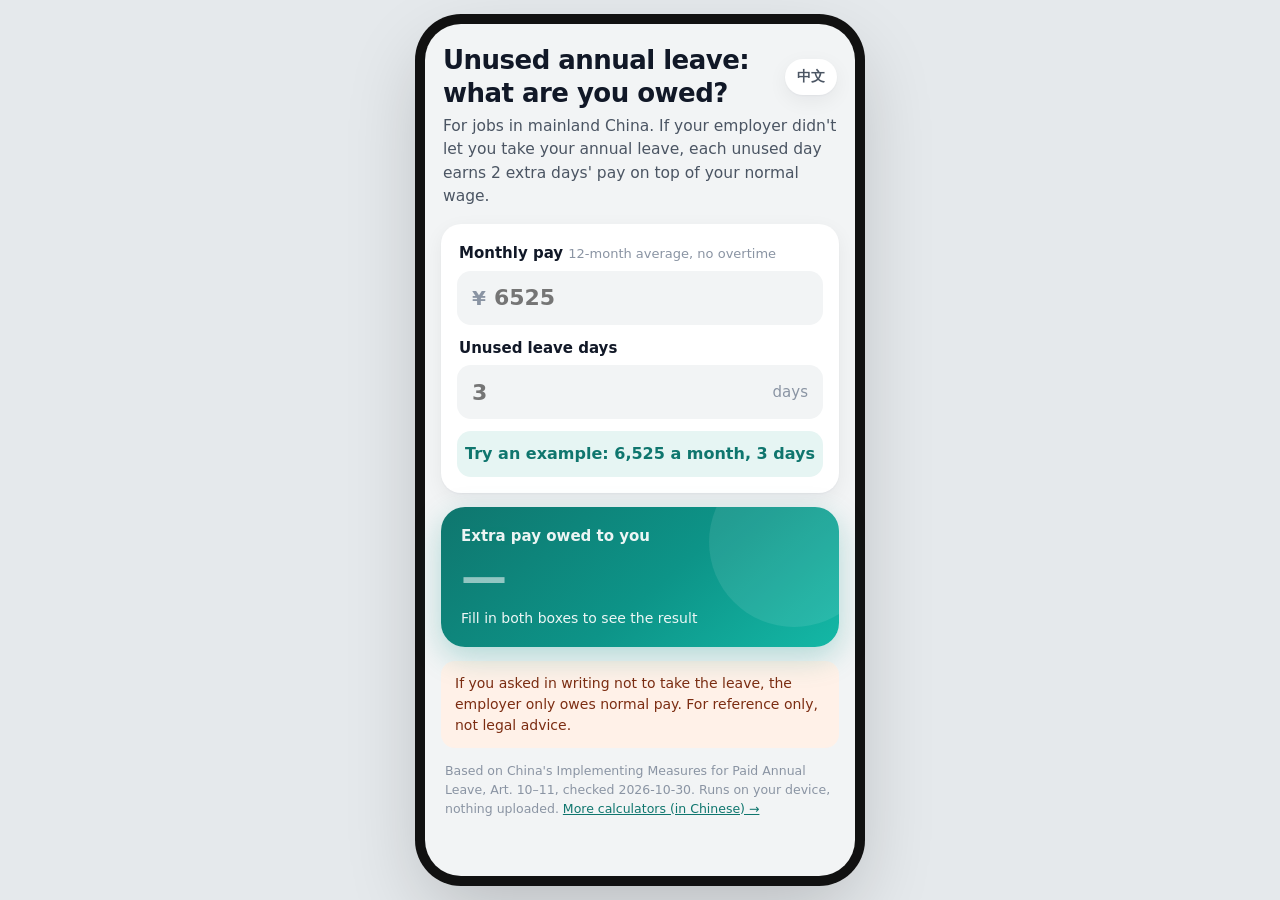
<file: tools/labor-calculator/index.html>
<!DOCTYPE html>
<html lang="zh-CN">
<head>
<meta charset="UTF-8">
<meta name="viewport" content="width=device-width, initial-scale=1, viewport-fit=cover">
<title>没休的年假能补多少钱 · 年假工资计算器</title>
<meta name="description" content="单位没安排你休年假，每没休 1 天，除了正常工资还要再多给 2 天工资。填月工资和天数，马上算出来。仅供参考，不构成法律意见。">
<meta name="theme-color" content="#F2F4F5">
<link rel="stylesheet" href="style.css">
</head>
<body>
<main class="shell">
  <div class="top"><h1 data-t="h1"></h1><button class="lang" id="lang" type="button"></button></div>
  <p class="lead" data-t="lead"></p>
  <div class="card">
    <label class="fl" for="wage"><span data-t="wageL"></span> <small data-t="wageS"></small></label>
    <div class="money"><span data-t="cur"></span><input id="wage" type="number" inputmode="decimal" min="0" placeholder="6525"></div>
    <label class="fl" for="days" data-t="daysL"></label>
    <div class="money"><input id="days" type="number" inputmode="decimal" min="0" step="0.5" placeholder="3" style="padding-left:0"><em data-t="dayU"></em></div>
    <div class="err" id="err"></div>
    <button class="ex" id="ex" type="button" data-t="ex"></button>
  </div>
  <section class="hero idle" id="hero" aria-live="polite">
    <div class="lbl" data-t="resL"></div>
    <div class="big" id="big">—</div>
    <div class="small" id="how" data-t="resIdle"></div>
  </section>
  <div class="note" data-t="note"></div>
  <p class="foot"><span data-t="foot"></span> <a href="full.html" data-t="more"></a></p>
</main>
<script src="core.js"></script>
<script>
(function(){
var T={zh:{h1:'没休的年假，能补多少钱？',lang:'English',lead:'单位没安排你休年假（或安排少了），每没休 1 天，除了正常工资，还要再多给你 2 天的工资。填两个数就能算。',
 wageL:'月工资',wageS:'过去 12 个月平均，不算加班费',cur:'¥',daysL:'没休的年假天数',dayU:'天',ex:'填入示例：月薪 6525，没休 3 天',
 resL:'单位还应额外补你',resIdle:'填好上面两项，结果显示在这里',
 how:function(r){return '日工资 '+f(r.daily)+'（月工资 ÷ 21.75）× 2 倍 × 天数'},unit:'元',
 note:'你自己书面申请不休的，单位可以只付正常工资。仅供参考，不构成法律意见；拿不准可以打 12333 问。',
 foot:'依据《企业职工带薪年休假实施办法》第十、十一条，核对于 2026-10-30。计算只在你手机上进行，不上传。',more:'更多：入职离职当年年假、离职补偿 →',
 eW:'请填月工资',eD:'请填没休的天数'},
 en:{h1:'Unused annual leave: what are you owed?',lang:'中文',lead:'For jobs in mainland China. If your employer didn\'t let you take your annual leave, each unused day earns 2 extra days\' pay on top of your normal wage.',
 wageL:'Monthly pay',wageS:'12-month average, no overtime',cur:'¥',daysL:'Unused leave days',dayU:'days',ex:'Try an example: 6,525 a month, 3 days',
 resL:'Extra pay owed to you',resIdle:'Fill in both boxes to see the result',
 how:function(r){return 'Daily pay '+f(r.daily)+' (monthly ÷ 21.75) × 2 × days'},unit:'yuan',
 note:'If you asked in writing not to take the leave, the employer only owes normal pay. For reference only, not legal advice.',
 foot:'Based on China\'s Implementing Measures for Paid Annual Leave, Art. 10–11, checked 2026-10-30. Runs on your device, nothing uploaded.',more:'More calculators (in Chinese) →',
 eW:'Enter your monthly pay',eD:'Enter the unused days'}};
var q=new URLSearchParams(location.search).get('lang'),L=q||localStorage.getItem('dlh-lang')||((navigator.language||'').toLowerCase().indexOf('zh')===0?'zh':'en');if(!T[L])L='zh';
function f(x){return Number(x).toLocaleString(L==='zh'?'zh-CN':'en-US',{minimumFractionDigits:0,maximumFractionDigits:2})}
var $=function(i){return document.getElementById(i)};
function paint(){var t=T[L];document.documentElement.lang=L==='zh'?'zh-CN':'en';document.title=t.h1;
 document.querySelectorAll('[data-t]').forEach(function(e){var k=e.getAttribute('data-t');if(typeof t[k]==='string')e.textContent=t[k]});$('lang').textContent=t.lang;calc()}
function calc(){var t=T[L],w=parseFloat($('wage').value),d=parseFloat($('days').value);$('err').textContent='';
 if(!(w>0)||!(d>0)){$('hero').classList.add('idle');$('big').textContent='—';$('how').textContent=t.resIdle;
  if($('wage').value&&!(w>0))$('err').textContent=t.eW;else if($('days').value&&!(d>0))$('err').textContent=t.eD;return}
 var r=LaborCore.leavePay(w,d);$('hero').classList.remove('idle');$('big').textContent=(L==='zh'?'¥':'¥')+f(r.extra);$('how').textContent=t.how(r)}
$('wage').addEventListener('input',calc);$('days').addEventListener('input',calc);
$('ex').addEventListener('click',function(){$('wage').value=6525;$('days').value=3;calc()});
$('lang').addEventListener('click',function(){L=L==='zh'?'en':'zh';localStorage.setItem('dlh-lang',L);paint()});
paint();
})();
</script>
</body>
</html>
</file>
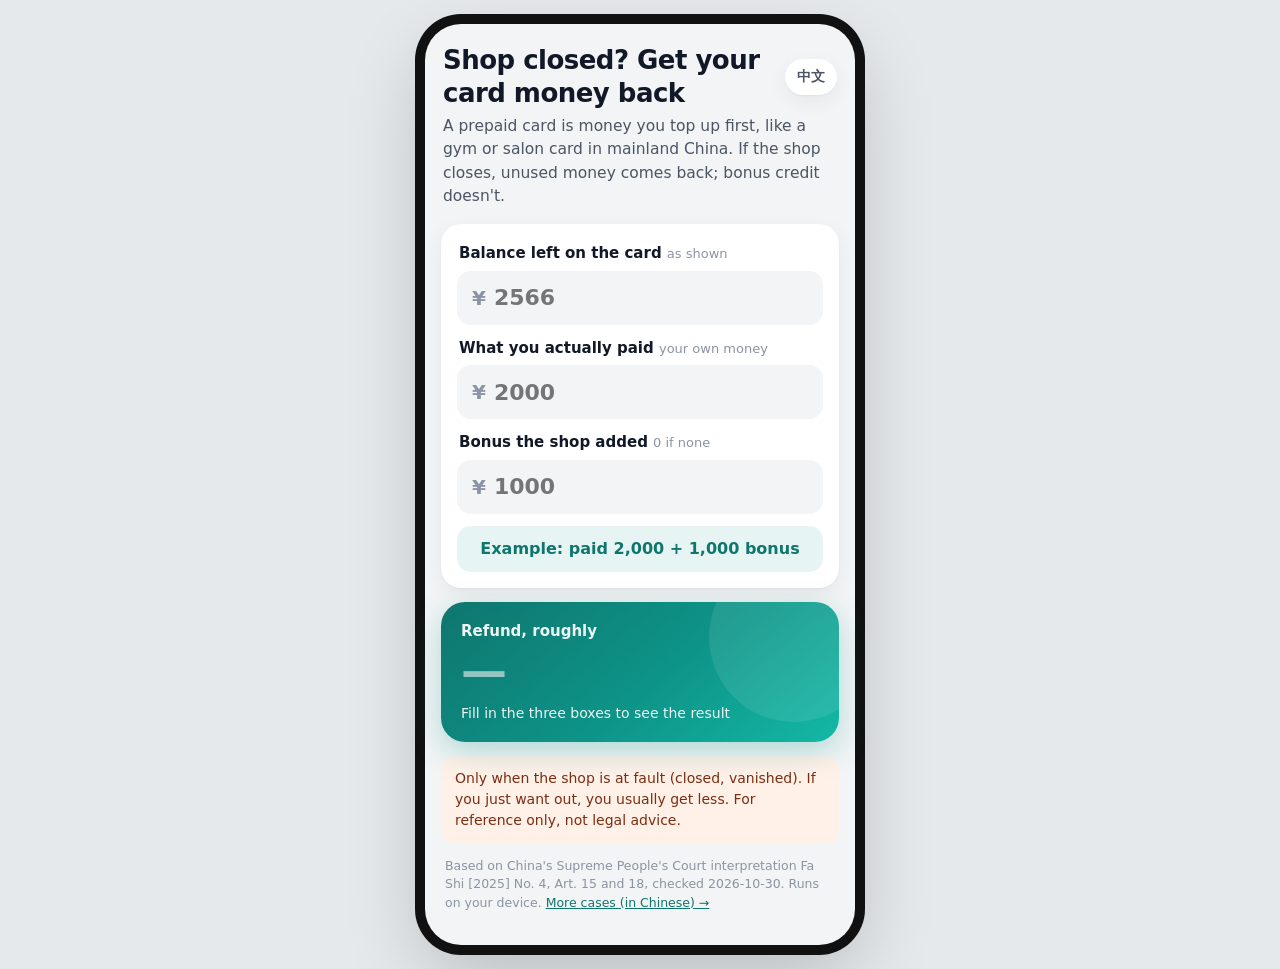
<file: tools/prepaid-refund/index.html>
<!DOCTYPE html>
<html lang="zh-CN">
<head>
<meta charset="UTF-8">
<meta name="viewport" content="width=device-width, initial-scale=1, viewport-fit=cover">
<title>店关门了，卡里的钱能退多少 · 预付卡退款计算器</title>
<meta name="description" content="健身房、理发店、洗车店的充值卡，店关门了能退多少？填卡里余额、实际付了多少、送了多少，马上算出来。仅供参考，不构成法律意见。">
<meta name="theme-color" content="#F2F4F5">
<link rel="stylesheet" href="style.css">
</head>
<body>
<main class="shell">
  <div class="top"><h1 data-t="h1"></h1><button class="lang" id="lang" type="button"></button></div>
  <p class="lead" data-t="lead"></p>
  <div class="card">
    <label class="fl" for="bal"><span data-t="balL"></span> <small data-t="balS"></small></label>
    <div class="money"><span>¥</span><input id="bal" type="number" inputmode="decimal" min="0" placeholder="2566"></div>
    <label class="fl" for="paid"><span data-t="paidL"></span> <small data-t="paidS"></small></label>
    <div class="money"><span>¥</span><input id="paid" type="number" inputmode="decimal" min="0" placeholder="2000"></div>
    <label class="fl" for="gift"><span data-t="giftL"></span> <small data-t="giftS"></small></label>
    <div class="money"><span>¥</span><input id="gift" type="number" inputmode="decimal" min="0" placeholder="1000"></div>
    <div class="err" id="err"></div>
    <button class="ex" id="ex" type="button" data-t="ex"></button>
  </div>
  <section class="hero idle" id="hero" aria-live="polite">
    <div class="lbl" data-t="resL"></div>
    <div class="big" id="big">—</div>
    <div class="small" id="how"></div>
  </section>
  <div class="note" data-t="note"></div>
  <p class="foot"><span data-t="foot"></span> <a href="full.html" data-t="more"></a></p>
</main>
<script src="core.js"></script>
<script>
(function(){
var T={zh:{h1:'店关门了，卡里的钱能退多少？',lang:'English',lead:'预付卡就是先充钱、以后慢慢用的卡，比如健身房、理发店、洗车店的充值卡。店关门或跑路了，没用完的钱可以要回来，但店里送的钱不退。',
 balL:'卡里还剩多少',balS:'卡上显示的余额',paidL:'当初实际付了多少',paidS:'自己掏的钱',giftL:'店里送了多少',giftS:'没送就填 0',ex:'填入示例：充 2000 送 1000，还剩 2566',
 resL:'大约能退回',resIdle:'填好上面三项，结果显示在这里',
 how:function(b,p,g,r){return g>0?'送的钱按比例扣掉：'+f(b)+' × '+f(p)+' ÷ '+f(p+g):'没有赠送，余额就是能退的钱'},
 note:'只适用于店关门、跑路这类店家的原因。如果是你自己不想用了，通常退得更少。仅供参考，不构成法律意见；店家不退可以打 12315 投诉。',
 foot:'依据最高人民法院法释〔2025〕4号第十五、十八条，核对于 2026-10-30。计算只在你手机上进行，不上传。',more:'更多：打折卡、次卡、年卡、7 天反悔 →',
 eP:'请填实际付了多少',eO:'余额不能比“实付 + 赠送”还多'},
 en:{h1:'Shop closed? Get your card money back',lang:'中文',lead:'A prepaid card is money you top up first, like a gym or salon card in mainland China. If the shop closes, unused money comes back; bonus credit doesn\'t.',
 balL:'Balance left on the card',balS:'as shown',paidL:'What you actually paid',paidS:'your own money',giftL:'Bonus the shop added',giftS:'0 if none',ex:'Example: paid 2,000 + 1,000 bonus',
 resL:'Refund, roughly',resIdle:'Fill in the three boxes to see the result',
 how:function(b,p,g,r){return g>0?'Bonus taken out: '+f(b)+' × '+f(p)+' ÷ '+f(p+g):'No bonus, so the balance is the refund'},
 note:'Only when the shop is at fault (closed, vanished). If you just want out, you usually get less. For reference only, not legal advice.',
 foot:'Based on China\'s Supreme People\'s Court interpretation Fa Shi [2025] No. 4, Art. 15 and 18, checked 2026-10-30. Runs on your device.',more:'More cases (in Chinese) →',
 eP:'Enter what you paid',eO:'The balance can\'t be more than paid + bonus'}};
T.zh.resIdleK=T.zh.resIdle;
var q=new URLSearchParams(location.search).get('lang'),L=q||localStorage.getItem('dlh-lang')||((navigator.language||'').toLowerCase().indexOf('zh')===0?'zh':'en');if(!T[L])L='zh';
function f(x){return Number(x).toLocaleString(L==='zh'?'zh-CN':'en-US',{minimumFractionDigits:0,maximumFractionDigits:2})}
var $=function(i){return document.getElementById(i)};
function paint(){var t=T[L];document.documentElement.lang=L==='zh'?'zh-CN':'en';document.title=t.h1;
 document.querySelectorAll('[data-t]').forEach(function(e){var k=e.getAttribute('data-t');if(typeof t[k]==='string')e.textContent=t[k]});$('lang').textContent=t.lang;calc()}
function idle(msg){$('hero').classList.add('idle');$('big').textContent='—';$('how').textContent=T[L].resIdle;$('err').textContent=msg||''}
function calc(){var t=T[L],bs=$('bal').value,ps=$('paid').value,b=parseFloat(bs),p=parseFloat(ps),g=parseFloat($('gift').value)||0;
 if(bs===''||ps===''){return idle(ps!==''&&!(p>0)?t.eP:'')}
 if(!(p>0))return idle(t.eP);if(b<0||g<0)return idle('');if(b>p+g+1e-9)return idle(t.eO);
 var r=PrepaidCore.refund(b,p,g);$('err').textContent='';$('hero').classList.remove('idle');$('big').textContent='¥'+f(r.refund);$('how').textContent=t.how(b,p,g,r)}
['bal','paid','gift'].forEach(function(i){$(i).addEventListener('input',calc)});
$('ex').addEventListener('click',function(){$('bal').value=2566;$('paid').value=2000;$('gift').value=1000;calc()});
$('lang').addEventListener('click',function(){L=L==='zh'?'en':'zh';localStorage.setItem('dlh-lang',L);paint()});
paint();
})();
</script>
</body>
</html>
</file>
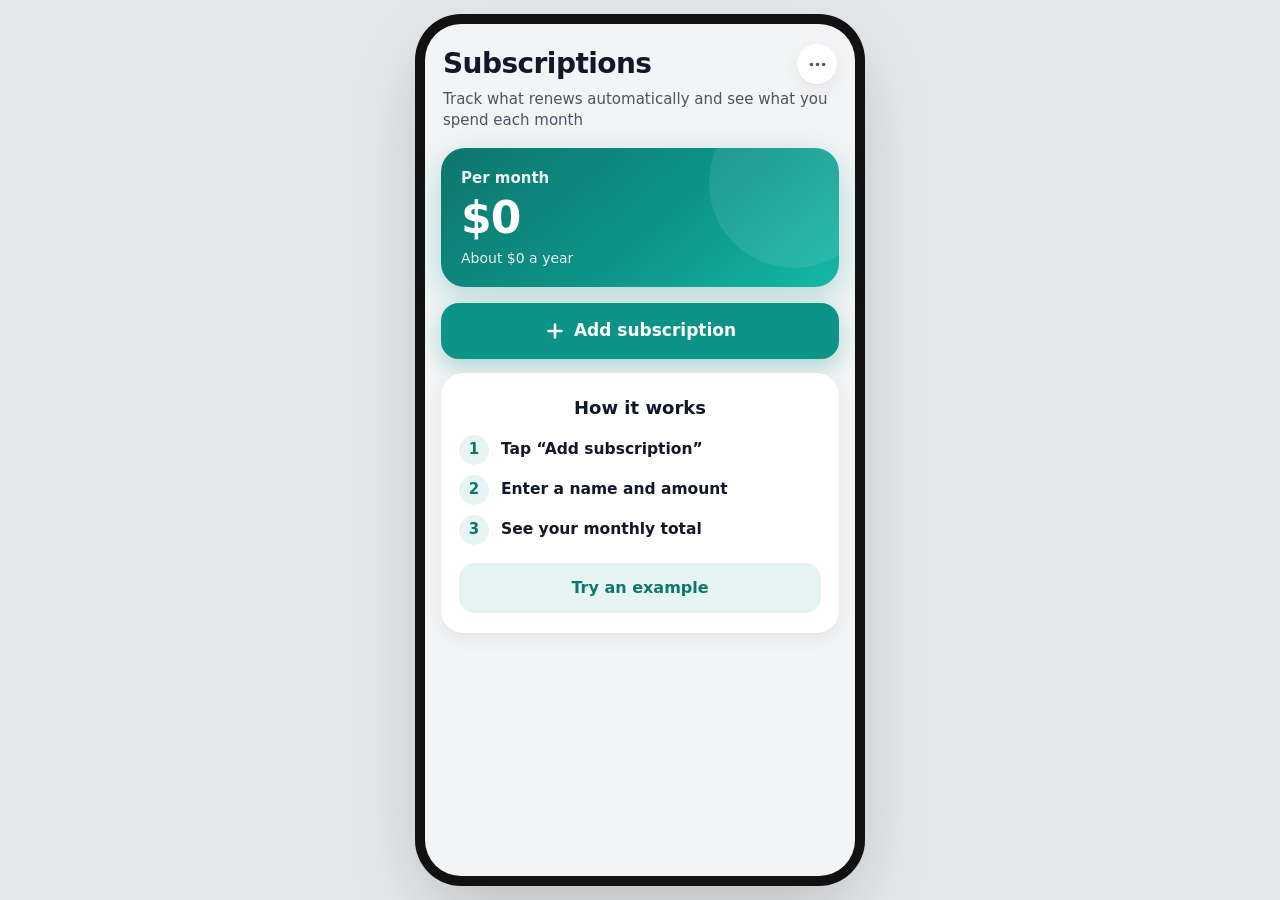
<file: tools/subscription-tracker/index.html>
<!DOCTYPE html>
<html lang="zh-CN">
<head>
<meta charset="UTF-8">
<meta name="viewport" content="width=device-width, initial-scale=1, viewport-fit=cover">
<title>订阅清单 · Subscription Tracker</title>
<meta name="description" content="记下每月自动扣费的订阅，看看每月花多少钱。数据只存在你自己的浏览器里，不上传、不注册。">
<meta name="theme-color" content="#F2F4F5" media="(prefers-color-scheme: light)">
<meta name="theme-color" content="#0B0F12" media="(prefers-color-scheme: dark)">
<meta name="color-scheme" content="light dark">
<meta name="apple-mobile-web-app-capable" content="yes">
<meta name="mobile-web-app-capable" content="yes">
<meta name="apple-mobile-web-app-title" content="订阅清单">
<link rel="manifest" href="manifest.json">
<link rel="icon" href="icon.svg" type="image/svg+xml">
<link rel="icon" href="icon-192.png" type="image/png" sizes="192x192">
<link rel="apple-touch-icon" href="apple-touch-icon.png">
<style>
:root{--pri:#0D9488;--pri-d:#0F766E;--pri-l:#E6F5F3;--pri-ink:#fff;--bg:#F2F4F5;--card:#fff;--card2:#F1F3F4;--ink:#111827;--ink2:#4B5563;--muted:#8A94A3;--line:rgba(17,24,39,.08);
  --warn:#C2410C;--warn-l:#FFF1E8;--danger:#DC2626;--shadow:0 1px 2px rgba(17,24,39,.04),0 6px 20px rgba(17,24,39,.06);--ease:cubic-bezier(.2,.8,.2,1);
  --sat:env(safe-area-inset-top,0px);--sab:env(safe-area-inset-bottom,0px)}
@media (prefers-color-scheme: dark){:root{--pri:#2DD4BF;--pri-d:#14B8A6;--pri-l:rgba(45,212,191,.14);--pri-ink:#042F2B;--bg:#0B0F12;--card:#161B20;--card2:#222A31;--ink:#F3F4F6;--ink2:#C2C8D0;--muted:#8B95A1;--line:rgba(255,255,255,.08);--warn:#FB923C;--warn-l:rgba(251,146,60,.15);--danger:#F87171;--shadow:none}}
[hidden]{display:none!important}
*{box-sizing:border-box;-webkit-tap-highlight-color:transparent}
html,body{margin:0;min-height:100%;background:var(--bg);color:var(--ink);font:16px/1.45 -apple-system,BlinkMacSystemFont,"SF Pro Text","PingFang SC","Hiragino Sans GB","Microsoft YaHei","Noto Sans CJK SC","Noto Sans SC",system-ui,sans-serif}
button,input,select{font:inherit;color:inherit}
button{cursor:pointer;border:0;background:none;padding:0}
.shell{position:relative;max-width:430px;min-height:100dvh;margin:0 auto;background:var(--bg);padding:calc(16px + var(--sat)) 16px calc(40px + var(--sab))}
@media (min-width:600px){body{background:#E5E9EC;padding:24px 0}.shell{min-height:calc(100dvh - 48px);border-radius:36px;box-shadow:0 0 0 10px #111,0 30px 80px rgba(0,0,0,.2)}}
@media (min-width:600px) and (prefers-color-scheme: dark){body{background:#05080A}.shell{box-shadow:0 0 0 10px #2A2F35}}
.top{display:flex;align-items:center;justify-content:space-between;margin:4px 2px 2px}
h1{font-size:28px;margin:0;font-weight:800;letter-spacing:-.02em}
.gear{width:40px;height:40px;border-radius:50%;display:grid;place-items:center;background:var(--card);color:var(--ink2);box-shadow:var(--shadow)}
.gear svg{width:21px;height:21px}
.lead{margin:4px 2px 16px;color:var(--ink2);font-size:15px}
.hero{position:relative;overflow:hidden;color:#fff;border-radius:24px;padding:20px 20px 18px;background:linear-gradient(140deg,#0F766E,#0D9488 55%,#14B8A6);box-shadow:0 10px 30px rgba(13,148,136,.28)}
@media (prefers-color-scheme: dark){.hero{background:linear-gradient(140deg,#0B4F4A,#0F766E 60%,#0D9488);box-shadow:none}}
.hero::after{content:"";position:absolute;right:-40px;top:-50px;width:170px;height:170px;border-radius:50%;background:rgba(255,255,255,.09)}
.hero .lbl{font-size:15px;opacity:.9;font-weight:600}
.hero .big{font-size:44px;font-weight:800;letter-spacing:-.02em;line-height:1.1;margin:4px 0 6px;font-variant-numeric:tabular-nums;word-break:break-all;position:relative}
.hero .small{font-size:14px;opacity:.9;position:relative}
.hero .extra{font-size:12.5px;opacity:.8;margin-top:4px;position:relative}
.add{display:flex;align-items:center;justify-content:center;gap:8px;width:100%;height:56px;margin:16px 0 8px;border-radius:18px;background:var(--pri);color:var(--pri-ink);font-size:17px;font-weight:700;box-shadow:0 8px 20px rgba(13,148,136,.3);transition:transform .15s var(--ease)}
.add:active,.btn:active{transform:scale(.97)}
.add svg{width:22px;height:22px}
.sect{display:flex;justify-content:space-between;align-items:baseline;margin:16px 4px 8px;font-weight:700;font-size:17px}
.sect small{font-weight:500;font-size:13px;color:var(--muted)}
.list{list-style:none;margin:0;padding:0;background:var(--card);border-radius:18px;box-shadow:var(--shadow);overflow:hidden}
.row{position:relative;display:flex;align-items:center}
.row+.row::before{content:"";position:absolute;left:68px;right:0;top:0;border-top:1px solid var(--line)}
.hit{flex:1;min-width:0;display:flex;align-items:center;gap:12px;padding:13px 4px 13px 14px;text-align:left}
.av{flex:0 0 42px;width:42px;height:42px;border-radius:50%;display:grid;place-items:center;color:#fff;font-weight:700;font-size:17px;background:var(--pri)}
.mid{flex:1;min-width:0}
.nm{font-weight:600;white-space:nowrap;overflow:hidden;text-overflow:ellipsis}
.when{font-size:13px;color:var(--muted)}
.row.soon .when{color:var(--warn);font-weight:700}
.row.soon .av{box-shadow:0 0 0 2px var(--card),0 0 0 4px var(--warn)}
.amt{text-align:right;flex:0 0 auto}
.amt b{display:block;font-variant-numeric:tabular-nums}
.amt small{font-size:12px;color:var(--muted)}
.del{flex:0 0 44px;height:44px;margin-right:6px;display:grid;place-items:center;color:var(--muted);border-radius:12px}
.del:active{background:var(--card2)}
.del svg{width:19px;height:19px}
.tip{font-size:12.5px;color:var(--muted);text-align:center;margin:10px 0 0}
.empty{background:var(--card);border-radius:22px;box-shadow:var(--shadow);padding:22px 18px 20px;margin-top:14px}
.empty h2{font-size:18px;margin:0 0 14px;text-align:center}
.steps{list-style:none;margin:0 0 18px;padding:0;display:flex;flex-direction:column;gap:10px}
.steps li{display:flex;align-items:center;gap:12px;font-size:15.5px;font-weight:600}
.steps b{flex:0 0 30px;height:30px;border-radius:50%;background:var(--pri-l);color:var(--pri-d);display:grid;place-items:center;font-size:15px}
@media (prefers-color-scheme: dark){.steps b{color:var(--pri)}}
.btn{display:flex;align-items:center;justify-content:center;width:100%;height:50px;border-radius:15px;font-weight:700;transition:transform .15s var(--ease)}
.btn.soft{background:var(--pri-l);color:var(--pri-d)}
@media (prefers-color-scheme: dark){.btn.soft{color:var(--pri)}}
.btn.pri{background:var(--pri);color:var(--pri-ink)}
.btn.danger{background:rgba(220,38,38,.1);color:var(--danger)}
.backdrop{position:fixed;inset:0;background:rgba(0,0,0,.36);opacity:0;visibility:hidden;transition:opacity .2s,visibility 0s .2s;z-index:10}
.backdrop.on{opacity:1;visibility:visible;transition:opacity .2s}
.sheet{position:fixed;left:50%;bottom:0;width:100%;max-width:430px;max-height:92dvh;overflow-y:auto;background:var(--bg);border-radius:22px 22px 0 0;padding:8px 16px calc(20px + var(--sab));transform:translate(-50%,105%);visibility:hidden;transition:transform .24s var(--ease),visibility 0s .24s;z-index:11}
.sheet.on{transform:translate(-50%,0);visibility:visible;transition:transform .24s var(--ease)}
.grab{width:38px;height:5px;border-radius:3px;background:rgba(127,127,127,.35);margin:2px auto 10px}
.shead{display:flex;align-items:center;justify-content:space-between;margin-bottom:6px}
.shead b{font-size:17px}
.shead button{color:var(--ink2);font-size:16px;padding:6px 2px;min-width:44px;text-align:left}
.shead span{min-width:44px}
.fl{display:block;font-size:14px;font-weight:600;color:var(--ink2);margin:14px 4px 6px}
.inp{width:100%;height:50px;border-radius:14px;border:1.5px solid transparent;background:var(--card);padding:0 14px;outline:none;-webkit-appearance:none;appearance:none;min-width:0}
.inp:focus{border-color:var(--pri)}
.money{display:flex;align-items:center;background:var(--card);border-radius:14px;border:1.5px solid transparent;padding-left:14px}
.money:focus-within{border-color:var(--pri)}
.money span{font-size:20px;font-weight:700;color:var(--muted);min-width:14px}
.money .inp{border:0;font-size:22px;font-weight:700;background:none;padding-left:8px}
.seg{display:flex;background:var(--card2);border-radius:12px;padding:3px;gap:2px}
.seg button{flex:1;height:40px;border-radius:10px;font-weight:600;color:var(--ink2);transition:background .18s,color .18s}
.seg button.on{background:var(--card);color:var(--ink);box-shadow:0 1px 3px rgba(0,0,0,.12)}
@media (prefers-color-scheme: dark){.seg button.on{background:#3A424B}}
.opt{color:var(--muted);font-weight:500;font-size:13px}
details{margin-top:14px}
summary{list-style:none;cursor:pointer;color:var(--pri);font-weight:600;font-size:14px;padding:6px 4px}
summary::-webkit-details-marker{display:none}
summary::after{content:" ▾"}
details[open] summary::after{content:" ▴"}
.err{color:var(--danger);font-size:14px;min-height:20px;margin:10px 4px 4px}
.menu{background:var(--card);border-radius:16px;overflow:hidden;box-shadow:var(--shadow)}
.mi{display:flex;align-items:center;gap:12px;width:100%;min-height:54px;padding:10px 16px;text-align:left;position:relative}
.mi+.mi::before{content:"";position:absolute;left:16px;right:0;top:0;border-top:1px solid var(--line)}
.mi small{display:block;color:var(--muted);font-size:12.5px}
.mi.red{color:var(--danger)}
.mi:active{background:var(--card2)}
.note{font-size:13px;color:var(--muted);margin:14px 4px 0;line-height:1.6}
.toast{position:fixed;left:50%;bottom:calc(24px + var(--sab));transform:translate(-50%,16px);background:rgba(17,24,39,.94);color:#fff;padding:11px 14px 11px 16px;border-radius:14px;font-size:14px;display:flex;gap:16px;align-items:center;opacity:0;visibility:hidden;transition:opacity .2s,transform .2s var(--ease),visibility 0s .2s;z-index:20;width:max-content;max-width:calc(100% - 32px)}
@media (prefers-color-scheme: dark){.toast{background:rgba(55,65,81,.97)}}
.toast.on{opacity:1;visibility:visible;transform:translate(-50%,0);transition:opacity .2s,transform .2s var(--ease)}
.toast button{color:#5EEAD4;font-weight:700}
.sr{position:absolute;width:1px;height:1px;overflow:hidden;clip:rect(0 0 0 0)}
@media (prefers-reduced-motion: reduce){*{transition-duration:0s!important}}
</style>
</head>
<body>
<div class="shell">
  <div class="top"><h1 data-i18n="title">订阅清单</h1>
    <button class="gear" type="button" id="menuBtn" data-i18n-aria="more" aria-label="更多"><svg viewBox="0 0 24 24" fill="currentColor"><circle cx="5" cy="12" r="2"/><circle cx="12" cy="12" r="2"/><circle cx="19" cy="12" r="2"/></svg></button></div>
  <p class="lead" data-i18n="lead">记下每月自动扣费的订阅，看看每月花多少钱</p>

  <div class="hero" id="hero">
    <div class="lbl" data-i18n="monthly">每月合计</div>
    <div class="big" id="total">¥0</div>
    <div class="small" id="yearly"></div>
    <div class="extra" id="extra" hidden></div>
  </div>

  <button class="add" type="button" id="addBtn"><svg viewBox="0 0 24 24" fill="none" stroke="currentColor" stroke-width="2.8" stroke-linecap="round"><path d="M12 5v14M5 12h14"/></svg><span data-i18n="add">添加订阅</span></button>

  <section class="empty" id="empty" hidden>
    <h2 data-i18n="howTo">怎么用？</h2>
    <ol class="steps">
      <li><b>1</b><span data-i18n="s1">点“添加订阅”</span></li>
      <li><b>2</b><span data-i18n="s2">填名称和金额</span></li>
      <li><b>3</b><span data-i18n="s3">看每月合计</span></li>
    </ol>
    <button class="btn soft" type="button" id="sampleBtn" data-i18n="sample">试试示例</button>
  </section>

  <section id="listWrap" hidden>
    <div class="sect"><span data-i18n="mine">我的订阅</span><small id="count"></small></div>
    <ul class="list" id="list"></ul>
    <p class="tip" data-i18n="tip">点一下可修改</p>
  </section>
</div>

<div class="backdrop" id="backdrop"></div>

<form class="sheet" id="sheet" novalidate autocomplete="off" role="dialog" aria-modal="true" aria-labelledby="formTitle">
  <div class="grab"></div>
  <div class="shead"><button type="button" id="cancelBtn" data-i18n="cancel">取消</button><b id="formTitle"></b><span></span></div>
  <input type="hidden" id="fId">
  <label class="fl" for="fName" data-i18n="name">名称</label>
  <input class="inp" id="fName" maxlength="60" data-i18n-ph="namePh">
  <label class="fl" for="fAmount" data-i18n="amount">金额</label>
  <div class="money"><span id="curSym">¥</span><input class="inp" id="fAmount" type="number" inputmode="decimal" step="0.01" min="0" placeholder="0"></div>
  <span class="fl" data-i18n="cycle">多久扣一次</span>
  <div class="seg" id="fCycle"><button type="button" data-c="month" data-i18n="month">每月</button><button type="button" data-c="quarter" data-i18n="quarter" hidden>每季度</button><button type="button" data-c="year" data-i18n="year">每年</button></div>
  <label class="fl" for="fNext"><span data-i18n="date">扣费日期</span> <span class="opt" data-i18n="optional">（可不改）</span></label>
  <input class="inp" id="fNext" type="date">
  <details id="moreBox"><summary data-i18n="moreOpts">更多选项</summary>
    <label class="fl" for="fCurrency" data-i18n="currency">币种</label>
    <select class="inp" id="fCurrency"></select>
  </details>
  <div class="err" id="formErr" role="alert"></div>
  <button class="btn pri" type="submit" id="saveBtn" data-i18n="save">保存</button>
  <button class="btn danger" type="button" id="delInSheet" style="margin-top:10px" data-i18n="delete" hidden>删除</button>
</form>

<div class="sheet" id="menu" role="dialog" aria-modal="true">
  <div class="grab"></div>
  <div class="shead"><button type="button" id="menuClose" data-i18n="close">关闭</button><b data-i18n="more">更多</b><span></span></div>
  <span class="fl" data-i18n="language">语言</span>
  <div class="seg" id="langSeg"><button type="button" data-l="zh">中文</button><button type="button" data-l="en">English</button></div>
  <span class="fl" data-i18n="tools">提醒与备份</span>
  <div class="menu">
    <button class="mi" type="button" id="icsBtn"><span><span data-i18n="ics">导出日历提醒</span><small data-i18n="icsHint">扣费前 3 天上午 9 点提醒，用手机日历打开</small></span></button>
    <button class="mi" type="button" id="expBtn"><span><span data-i18n="exp">导出备份</span><small data-i18n="expHint">换手机前先导出</small></span></button>
    <button class="mi" type="button" id="impBtn"><span><span data-i18n="imp">导入备份</span><small data-i18n="impHint">和现有清单合并</small></span></button>
  </div>
  <div class="menu" style="margin-top:14px"><button class="mi red" type="button" id="clearBtn" data-i18n="clear">清空全部</button></div>
  <p class="note" data-i18n="privacy">数据只存在这台设备的浏览器里，不上传、不注册。换手机或清浏览器数据前先导出备份；iPhone 的 Safari 可能清掉长期没打开的网站数据。</p>
  <input type="file" id="impFile" accept=".json,application/json" class="sr" tabindex="-1" aria-hidden="true">
</div>

<div class="toast" id="toast" role="status"><span id="toastMsg"></span><button type="button" id="toastAct" hidden></button></div>
<script src="core.js"></script>
<script src="app.js"></script>
</body>
</html>
</file>
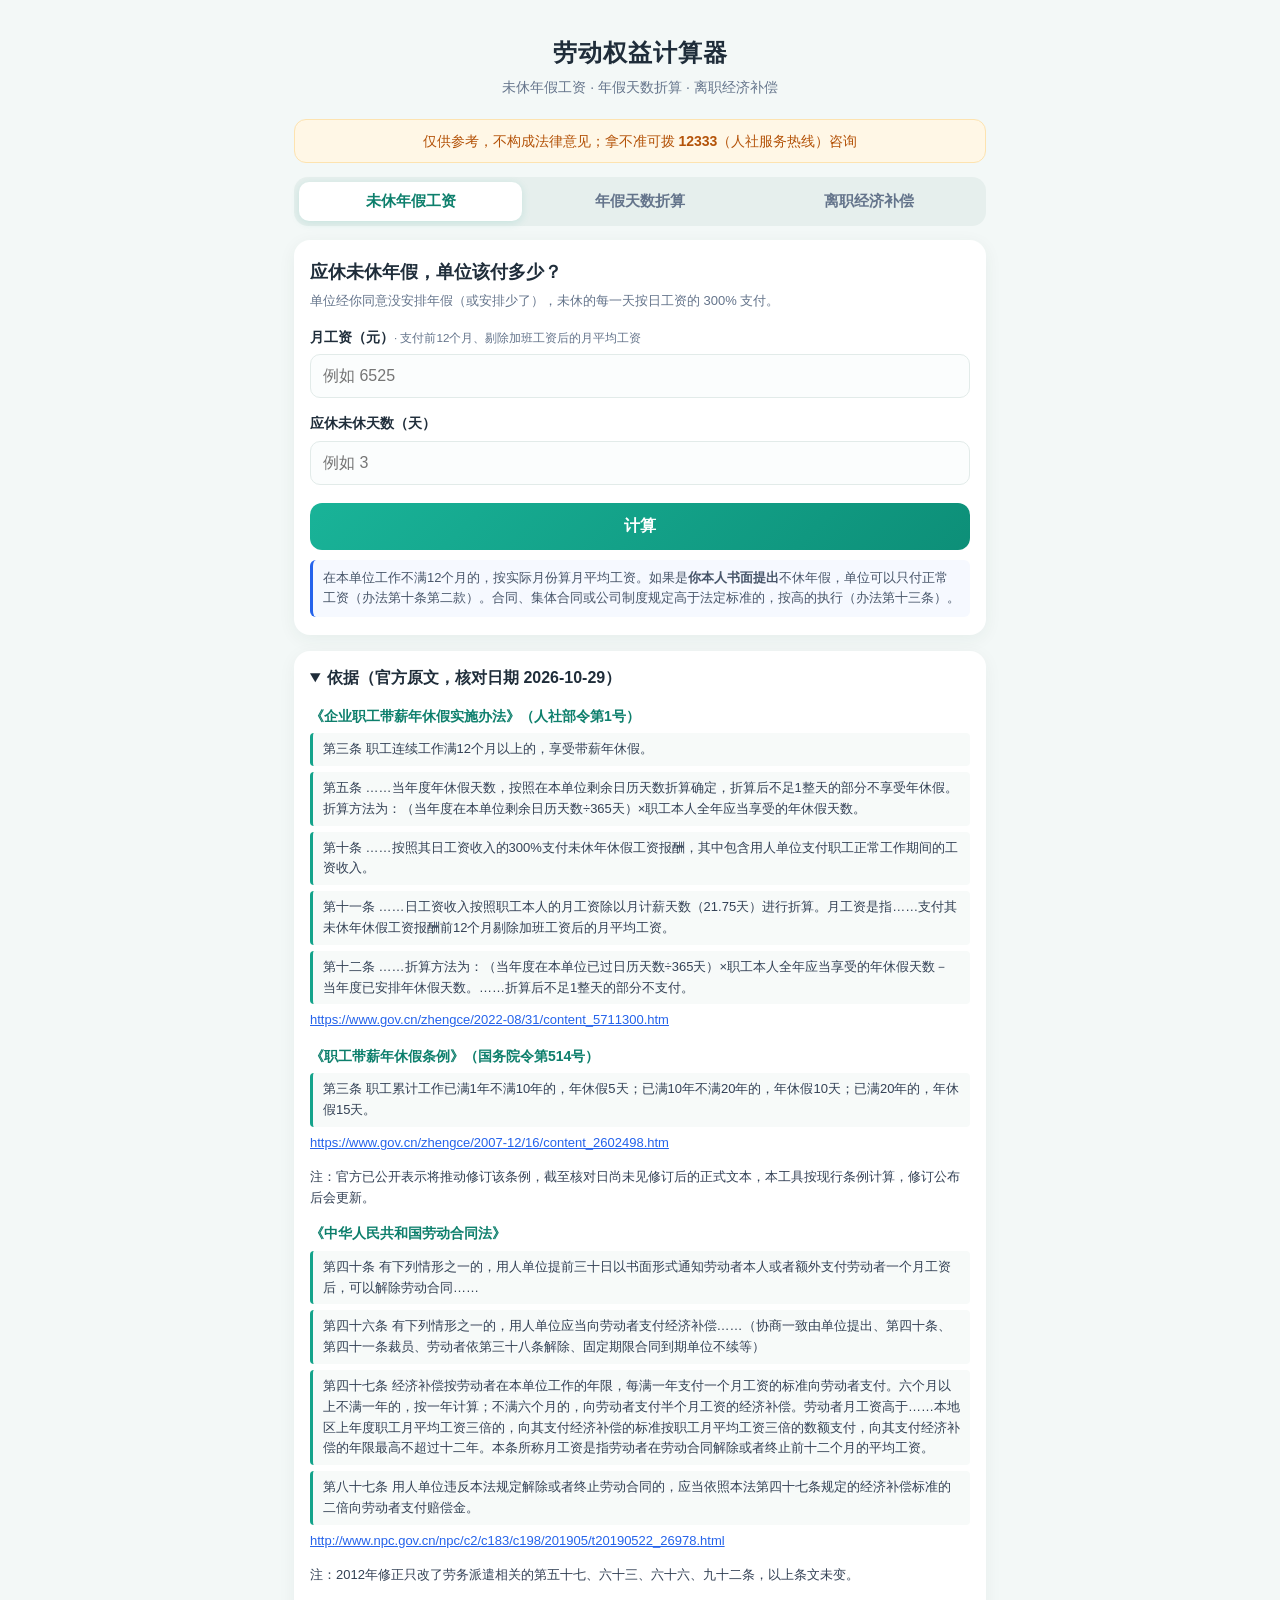
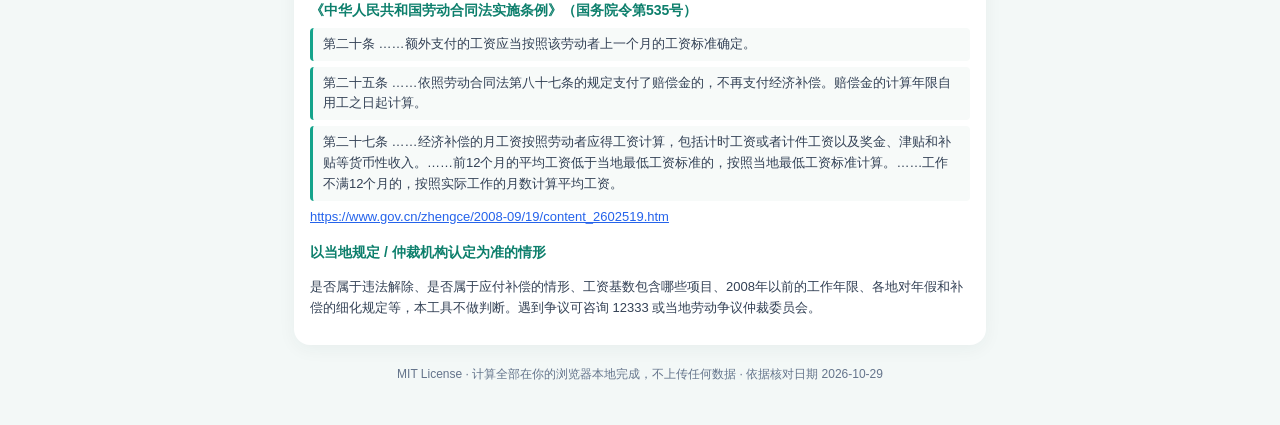
<file: tools/labor-calculator/full.html>
<!DOCTYPE html>
<html lang="zh-CN">
<head>
<meta charset="UTF-8">
<meta name="viewport" content="width=device-width, initial-scale=1, viewport-fit=cover">
<title>劳动权益计算器｜年假工资 · 年假折算 · 离职补偿</title>
<meta name="description" content="未休年假工资、年休假天数折算、离职经济补偿计算，附官方原文依据。仅供参考，不构成法律意见。">
<style>
  :root{
    --bg:#f3f8f7; --card:#ffffff; --ink:#1f2d3a; --muted:#64748b; --line:#e2ebe9;
    --brand:#14a38b; --brand-d:#0d7f6c; --brand-l:#e3f6f2; --warn:#b45309; --warn-l:#fff7e6;
    --accent:#2563eb; --radius:16px;
  }
  *{box-sizing:border-box}
  html,body{margin:0;padding:0}
  body{font-family:-apple-system,BlinkMacSystemFont,"PingFang SC","Hiragino Sans GB","Microsoft YaHei","Noto Sans CJK SC",sans-serif;
    background:var(--bg);color:var(--ink);line-height:1.6;-webkit-text-size-adjust:100%}
  .wrap{max-width:720px;margin:0 auto;padding:16px 14px 40px}
  header{text-align:center;padding:18px 4px 6px}
  header h1{font-size:24px;margin:0 0 4px;letter-spacing:1px}
  header p{margin:0;color:var(--muted);font-size:14px}
  .notice{background:var(--warn-l);border:1px solid #fde3b0;color:var(--warn);border-radius:12px;
    padding:10px 14px;font-size:14px;margin:14px 0;text-align:center}
  .notice b{white-space:nowrap}
  .tabs{display:flex;gap:6px;background:#e6efed;padding:5px;border-radius:14px;position:sticky;top:6px;z-index:5}
  .tab{flex:1;border:0;background:transparent;padding:10px 4px;border-radius:10px;font-size:15px;color:var(--muted);
    cursor:pointer;font-weight:600;font-family:inherit}
  .tab.active{background:var(--card);color:var(--brand-d);box-shadow:0 2px 8px rgba(20,163,139,.15)}
  .panel{display:none;background:var(--card);border-radius:var(--radius);padding:18px 16px;margin-top:14px;
    box-shadow:0 4px 18px rgba(15,60,50,.06)}
  .panel.active{display:block}
  .panel h2{font-size:18px;margin:0 0 4px}
  .sub{color:var(--muted);font-size:13px;margin:0 0 14px}
  label{display:block;font-size:14px;font-weight:600;margin:14px 0 6px}
  label small{font-weight:400;color:var(--muted)}
  input[type=number],input[type=date]{width:100%;padding:12px;font-size:16px;border:1px solid var(--line);border-radius:10px;
    background:#fbfdfd;color:var(--ink);font-family:inherit;-webkit-appearance:none;appearance:none}
  input:focus{outline:none;border-color:var(--brand);box-shadow:0 0 0 3px var(--brand-l)}
  .row{display:flex;gap:10px}.row>div{flex:1}
  .check{display:flex;align-items:flex-start;gap:10px;font-weight:500;margin:12px 0;font-size:14px;cursor:pointer}
  .check input{width:20px;height:20px;margin-top:1px;accent-color:var(--brand);flex:none}
  .seg{display:flex;gap:6px;flex-wrap:wrap}
  .seg label{margin:0;flex:1;min-width:30%;font-weight:500}
  .seg input{display:none}
  .seg span{display:block;text-align:center;padding:9px 6px;border:1px solid var(--line);border-radius:10px;font-size:14px;cursor:pointer;background:#fbfdfd}
  .seg input:checked+span{border-color:var(--brand);background:var(--brand-l);color:var(--brand-d);font-weight:700}
  .btn{display:block;width:100%;margin-top:18px;padding:13px;border:0;border-radius:12px;background:linear-gradient(135deg,#19b398,#0d8f78);
    color:#fff;font-size:16px;font-weight:700;cursor:pointer;font-family:inherit}
  .btn:active{transform:scale(.99)}
  .result{margin-top:16px;border-radius:14px;background:var(--brand-l);padding:14px 16px;display:none}
  .result.show{display:block}
  .big{font-size:30px;font-weight:800;color:var(--brand-d);margin:2px 0 6px}
  .big small{font-size:15px;font-weight:600;margin-left:2px}
  .result .lbl{font-size:13px;color:var(--muted)}
  .kv{display:flex;justify-content:space-between;gap:10px;padding:7px 0;border-top:1px dashed #bfe6dd;font-size:14px}
  .kv b{white-space:nowrap}
  .steps{font-size:13px;color:#334155;background:#fff;border-radius:10px;padding:10px 12px;margin-top:10px}
  .steps div{margin:3px 0}
  .tip{font-size:13px;color:#475569;background:#f6f9ff;border-left:3px solid var(--accent);padding:8px 10px;border-radius:6px;margin-top:10px}
  .err{color:#b91c1c;font-size:14px;margin-top:10px;display:none}
  .err.show{display:block}
  details{background:var(--card);border-radius:var(--radius);padding:14px 16px;margin-top:16px;box-shadow:0 4px 18px rgba(15,60,50,.05)}
  summary{font-weight:700;cursor:pointer;font-size:16px}
  .basis{font-size:13px;color:#334155}
  .basis h3{font-size:14px;margin:14px 0 4px;color:var(--brand-d)}
  .basis blockquote{margin:6px 0;padding:6px 10px;background:#f7faf9;border-left:3px solid var(--brand);border-radius:4px}
  .basis a{color:var(--accent);word-break:break-all}
  footer{text-align:center;color:var(--muted);font-size:12px;margin-top:20px}
  @media (max-width:380px){.tab{font-size:13px}.big{font-size:26px}}
</style>
</head>
<body>
<div class="wrap">
  <header>
    <h1>劳动权益计算器</h1>
    <p>未休年假工资 · 年假天数折算 · 离职经济补偿</p>
  </header>

  <div class="notice">仅供参考，不构成法律意见；拿不准可拨 <b>12333</b>（人社服务热线）咨询</div>

  <nav class="tabs" role="tablist">
    <button class="tab active" data-tab="t1" role="tab">未休年假工资</button>
    <button class="tab" data-tab="t2" role="tab">年假天数折算</button>
    <button class="tab" data-tab="t3" role="tab">离职经济补偿</button>
  </nav>

  <!-- ========== 1 未休年假工资 ========== -->
  <section class="panel active" id="t1">
    <h2>应休未休年假，单位该付多少？</h2>
    <p class="sub">单位经你同意没安排年假（或安排少了），未休的每一天按日工资的 300% 支付。</p>
    <label>月工资（元）<small>· 支付前12个月、剔除加班工资后的月平均工资</small></label>
    <input type="number" id="l_wage" inputmode="decimal" min="0" placeholder="例如 6525">
    <label>应休未休天数（天）</label>
    <input type="number" id="l_days" inputmode="decimal" min="0" step="0.5" placeholder="例如 3">
    <button class="btn" id="l_btn">计算</button>
    <div class="err" id="l_err"></div>
    <div class="result" id="l_res"></div>
    <div class="tip">在本单位工作不满12个月的，按实际月份算月平均工资。如果是<b>你本人书面提出</b>不休年假，单位可以只付正常工资（办法第十条第二款）。合同、集体合同或公司制度规定高于法定标准的，按高的执行（办法第十三条）。</div>
  </section>

  <!-- ========== 2 年假天数折算 ========== -->
  <section class="panel" id="t2">
    <h2>今年我能休几天年假？</h2>
    <p class="sub">先按累计工作年限定全年天数，新入职或离职当年再按日历天数折算，不足1整天的部分不算。</p>
    <label>累计工作年限（年）<small>· 在不同单位的工作时间也算</small></label>
    <input type="number" id="a_years" inputmode="decimal" min="0" step="0.1" placeholder="例如 3">
    <label class="check"><input type="checkbox" id="a_12m" checked><span>已连续工作满 12 个月（办法第三条：满12个月以上才享受年休假）</span></label>
    <label>折算情形</label>
    <div class="seg">
      <label><input type="radio" name="a_mode" value="full" checked><span>全年在职</span></label>
      <label><input type="radio" name="a_mode" value="join"><span>今年新入职</span></label>
      <label><input type="radio" name="a_mode" value="leave"><span>今年离职</span></label>
    </div>
    <div id="a_join_box" style="display:none">
      <label>入职日期</label>
      <input type="date" id="a_join">
    </div>
    <div id="a_leave_box" style="display:none">
      <label>离职日期（劳动合同解除/终止日）</label>
      <input type="date" id="a_leave">
      <label>当年入职日期 <small>· 选填，只有今年才入职时填写</small></label>
      <input type="date" id="a_leave_join">
      <label>当年已安排休的年假天数（天）</label>
      <input type="number" id="a_used" inputmode="decimal" min="0" step="0.5" value="0">
    </div>
    <button class="btn" id="a_btn">计算</button>
    <div class="err" id="a_err"></div>
    <div class="result" id="a_res"></div>
    <div class="tip">原文折算公式统一除以 365 天，闰年也照此计算；全年在职的不再折算。“年度”指公历年度（办法第十八条）。请事假、病假达到条例第四条规定天数的，可能不享受当年年假，本工具不判断这些情形。</div>
  </section>

  <!-- ========== 3 离职经济补偿 ========== -->
  <section class="panel" id="t3">
    <h2>被辞退 / 协商离职，补偿多少？</h2>
    <p class="sub">经济补偿 = 月工资 × 补偿月数（每满1年1个月）。是否属于应当支付补偿的情形，请对照下方依据中的劳动合同法第四十六条。</p>
    <label>月平均工资（元）<small>· 解除前12个月的平均应得工资，含奖金、津贴、补贴</small></label>
    <input type="number" id="s_wage" inputmode="decimal" min="0" placeholder="例如 8000">
    <label>在本单位工作年限</label>
    <div class="row">
      <div><input type="number" id="s_y" inputmode="numeric" min="0" step="1" placeholder="年"></div>
      <div><input type="number" id="s_m" inputmode="numeric" min="0" max="11" step="1" placeholder="零几个月"></div>
    </div>
    <label>当地上年度职工月平均工资（元）<small>· 选填，用于判断3倍封顶</small></label>
    <input type="number" id="s_avg" inputmode="decimal" min="0" placeholder="去所在城市人社局官网查询">
    <label>当地最低工资标准（元/月）<small>· 选填，月平均工资低于它时按它算</small></label>
    <input type="number" id="s_min" inputmode="decimal" min="0" placeholder="可不填">
    <label class="check"><input type="checkbox" id="s_illegal"><span>单位<b>违法</b>解除/终止，我不要求继续履行（赔偿金按 2 倍，即常说的 2N）</span></label>
    <label class="check"><input type="checkbox" id="s_notice"><span>单位按第四十条解除，且<b>没有提前30天书面通知</b>（多付1个月工资，即常说的 N+1）</span></label>
    <div id="s_last_box" style="display:none">
      <label>上一个月工资（元）<small>· 代通知金按上一个月工资标准，不填则用月平均工资</small></label>
      <input type="number" id="s_last" inputmode="decimal" min="0" placeholder="可不填">
    </div>
    <button class="btn" id="s_btn">计算</button>
    <div class="err" id="s_err"></div>
    <div class="result" id="s_res"></div>
    <div class="tip">当地社平工资：在“XX市人力资源和社会保障局”官网搜索“上年度职工月平均工资”或“社平工资”，以设区的市级政府公布的口径为准。工资构成、工作年限（含2008年以前的年限、被安排换单位的年限合并）等细节存在争议时，<b>以当地规定 / 仲裁机构认定为准</b>。</div>
  </section>

  <details open>
    <summary>依据（官方原文，核对日期 2026-10-29）</summary>
    <div class="basis">
      <h3>《企业职工带薪年休假实施办法》（人社部令第1号）</h3>
      <blockquote>第三条 职工连续工作满12个月以上的，享受带薪年休假。</blockquote>
      <blockquote>第五条 ……当年度年休假天数，按照在本单位剩余日历天数折算确定，折算后不足1整天的部分不享受年休假。折算方法为：（当年度在本单位剩余日历天数÷365天）×职工本人全年应当享受的年休假天数。</blockquote>
      <blockquote>第十条 ……按照其日工资收入的300%支付未休年休假工资报酬，其中包含用人单位支付职工正常工作期间的工资收入。</blockquote>
      <blockquote>第十一条 ……日工资收入按照职工本人的月工资除以月计薪天数（21.75天）进行折算。月工资是指……支付其未休年休假工资报酬前12个月剔除加班工资后的月平均工资。</blockquote>
      <blockquote>第十二条 ……折算方法为：（当年度在本单位已过日历天数÷365天）×职工本人全年应当享受的年休假天数－当年度已安排年休假天数。……折算后不足1整天的部分不支付。</blockquote>
      <a href="https://www.gov.cn/zhengce/2022-08/31/content_5711300.htm" target="_blank" rel="noopener">https://www.gov.cn/zhengce/2022-08/31/content_5711300.htm</a>

      <h3>《职工带薪年休假条例》（国务院令第514号）</h3>
      <blockquote>第三条 职工累计工作已满1年不满10年的，年休假5天；已满10年不满20年的，年休假10天；已满20年的，年休假15天。</blockquote>
      <a href="https://www.gov.cn/zhengce/2007-12/16/content_2602498.htm" target="_blank" rel="noopener">https://www.gov.cn/zhengce/2007-12/16/content_2602498.htm</a>
      <p>注：官方已公开表示将推动修订该条例，截至核对日尚未见修订后的正式文本，本工具按现行条例计算，修订公布后会更新。</p>

      <h3>《中华人民共和国劳动合同法》</h3>
      <blockquote>第四十条 有下列情形之一的，用人单位提前三十日以书面形式通知劳动者本人或者额外支付劳动者一个月工资后，可以解除劳动合同……</blockquote>
      <blockquote>第四十六条 有下列情形之一的，用人单位应当向劳动者支付经济补偿……（协商一致由单位提出、第四十条、第四十一条裁员、劳动者依第三十八条解除、固定期限合同到期单位不续等）</blockquote>
      <blockquote>第四十七条 经济补偿按劳动者在本单位工作的年限，每满一年支付一个月工资的标准向劳动者支付。六个月以上不满一年的，按一年计算；不满六个月的，向劳动者支付半个月工资的经济补偿。劳动者月工资高于……本地区上年度职工月平均工资三倍的，向其支付经济补偿的标准按职工月平均工资三倍的数额支付，向其支付经济补偿的年限最高不超过十二年。本条所称月工资是指劳动者在劳动合同解除或者终止前十二个月的平均工资。</blockquote>
      <blockquote>第八十七条 用人单位违反本法规定解除或者终止劳动合同的，应当依照本法第四十七条规定的经济补偿标准的二倍向劳动者支付赔偿金。</blockquote>
      <a href="http://www.npc.gov.cn/npc/c2/c183/c198/201905/t20190522_26978.html" target="_blank" rel="noopener">http://www.npc.gov.cn/npc/c2/c183/c198/201905/t20190522_26978.html</a>
      <p>注：2012年修正只改了劳务派遣相关的第五十七、六十三、六十六、九十二条，以上条文未变。</p>

      <h3>《中华人民共和国劳动合同法实施条例》（国务院令第535号）</h3>
      <blockquote>第二十条 ……额外支付的工资应当按照该劳动者上一个月的工资标准确定。</blockquote>
      <blockquote>第二十五条 ……依照劳动合同法第八十七条的规定支付了赔偿金的，不再支付经济补偿。赔偿金的计算年限自用工之日起计算。</blockquote>
      <blockquote>第二十七条 ……经济补偿的月工资按照劳动者应得工资计算，包括计时工资或者计件工资以及奖金、津贴和补贴等货币性收入。……前12个月的平均工资低于当地最低工资标准的，按照当地最低工资标准计算。……工作不满12个月的，按照实际工作的月数计算平均工资。</blockquote>
      <a href="https://www.gov.cn/zhengce/2008-09/19/content_2602519.htm" target="_blank" rel="noopener">https://www.gov.cn/zhengce/2008-09/19/content_2602519.htm</a>

      <h3>以当地规定 / 仲裁机构认定为准的情形</h3>
      <p>是否属于违法解除、是否属于应付补偿的情形、工资基数包含哪些项目、2008年以前的工作年限、各地对年假和补偿的细化规定等，本工具不做判断。遇到争议可咨询 12333 或当地劳动争议仲裁委员会。</p>
    </div>
  </details>

  <footer>MIT License · 计算全部在你的浏览器本地完成，不上传任何数据 · 依据核对日期 2026-10-29</footer>
</div>

<script>
// @@CORE-START
(function (root) {
  'use strict';
  var PAY_DAYS = 21.75;

  function round2(x) { return Math.round((x + Number.EPSILON) * 100) / 100; }

  // 条例第三条：累计工作年限 -> 全年年休假天数
  function annualEntitlement(years) {
    if (!(years >= 1)) return 0;
    if (years < 10) return 5;
    if (years < 20) return 10;
    return 15;
  }

  // 办法第十条、第十一条
  function unusedLeavePay(monthlyWage, days) {
    var daily = monthlyWage / PAY_DAYS;
    return {
      daily: round2(daily),
      total: round2(daily * 3 * days),   // 300%
      normal: round2(daily * days),      // 其中正常工资部分
      extra: round2(daily * 2 * days)    // 额外应补 200%
    };
  }

  // 日期工具：'YYYY-MM-DD' -> UTC 毫秒
  function parseDate(s) {
    var m = /^(\d{4})-(\d{2})-(\d{2})$/.exec(String(s || ''));
    if (!m) return null;
    var t = Date.UTC(+m[1], +m[2] - 1, +m[3]);
    var d = new Date(t);
    if (d.getUTCMonth() !== +m[2] - 1 || d.getUTCDate() !== +m[3]) return null;
    return { t: t, y: +m[1] };
  }
  var DAY = 86400000;
  function daysInclusive(a, b) { return Math.round((b - a) / DAY) + 1; }

  // 办法第五条：新入职当年，剩余日历天数（含入职当天至12月31日）
  function joinYearLeave(annual, joinDate) {
    var d = parseDate(joinDate); if (!d) throw new Error('入职日期无效');
    var remain = daysInclusive(d.t, Date.UTC(d.y, 11, 31));
    var raw = remain / 365 * annual;
    var days = Math.min(annual, Math.floor(remain * annual / 365 + 1e-9));
    return { calendarDays: remain, raw: raw, days: days };
  }

  // 办法第十二条：离职当年，已过日历天数（含1月1日或当年入职日至离职日）
  function leaveYearLeave(annual, leaveDate, usedDays, joinDate) {
    var d = parseDate(leaveDate); if (!d) throw new Error('离职日期无效');
    var start = Date.UTC(d.y, 0, 1);
    if (joinDate) {
      var j = parseDate(joinDate); if (!j) throw new Error('入职日期无效');
      if (j.t > d.t) throw new Error('入职日期不能晚于离职日期');
      if (j.y === d.y) start = j.t;
    }
    var passed = daysInclusive(start, d.t);
    var used = usedDays || 0;
    var raw = passed / 365 * annual - used;
    var days = Math.max(0, Math.floor(passed * annual / 365 - used + 1e-9));
    days = Math.min(days, annual);
    return { calendarDays: passed, raw: raw, days: days, used: used };
  }

  // 劳动合同法第四十七条：工作年限 -> 补偿月数
  function compensationMonths(years, months) {
    var total = (years || 0) * 12 + (months || 0);
    var full = Math.floor(total / 12), rest = total - full * 12;
    if (rest >= 6) return full + 1;
    if (rest > 0) return full + 0.5;
    return full;
  }

  // 第四十六、四十七、八十七、四十条 + 实施条例第二十、二十五、二十七条
  function severance(o) {
    var wage = +o.wage || 0;
    var n = compensationMonths(+o.years || 0, +o.months || 0);
    var base = wage, usedMin = false, capped = false;
    if (o.minWage && wage < +o.minWage) { base = +o.minWage; usedMin = true; }
    var nUsed = n;
    if (o.localAvg && +o.localAvg > 0 && base > 3 * +o.localAvg) {
      base = 3 * +o.localAvg; capped = true;
      nUsed = Math.min(n, 12);
    }
    var comp = base * nUsed;
    var res = {
      months: n, monthsUsed: nUsed, base: round2(base), capped: capped, usedMin: usedMin,
      compensation: round2(comp), damages: 0, notice: 0, total: 0, illegal: !!o.illegal
    };
    if (o.illegal) {
      // 第八十七条：2倍赔偿金；实施条例第二十五条：支付赔偿金的不再支付经济补偿
      res.damages = round2(comp * 2);
      res.total = res.damages;
    } else {
      res.total = res.compensation;
      if (o.noNotice) {
        // 第四十条 + 实施条例第二十条：按上一个月工资标准
        res.notice = round2(o.lastMonth ? +o.lastMonth : wage);
        res.total = round2(res.total + res.notice);
      }
    }
    return res;
  }

  var api = { PAY_DAYS: PAY_DAYS, round2: round2, annualEntitlement: annualEntitlement,
    unusedLeavePay: unusedLeavePay, joinYearLeave: joinYearLeave, leaveYearLeave: leaveYearLeave,
    compensationMonths: compensationMonths, severance: severance, parseDate: parseDate };
  if (typeof module !== 'undefined' && module.exports) module.exports = api;
  root.LaborCalc = api;
})(typeof window !== 'undefined' ? window : globalThis);
// @@CORE-END

(function () {
  var C = window.LaborCalc;
  var $ = function (id) { return document.getElementById(id); };
  var fmt = function (x) { return Number(x).toLocaleString('zh-CN', { minimumFractionDigits: 2, maximumFractionDigits: 2 }); };
  function num(id) { var v = $(id).value; return v === '' ? NaN : Number(v); }
  function showErr(p, msg) { $(p + '_err').textContent = msg; $(p + '_err').classList.add('show'); $(p + '_res').classList.remove('show'); }
  function showRes(p, html) { $(p + '_err').classList.remove('show'); $(p + '_res').innerHTML = html; $(p + '_res').classList.add('show'); }
  function kv(k, v) { return '<div class="kv"><span>' + k + '</span><b>' + v + '</b></div>'; }

  document.querySelectorAll('.tab').forEach(function (b) {
    b.addEventListener('click', function () {
      document.querySelectorAll('.tab').forEach(function (x) { x.classList.toggle('active', x === b); });
      document.querySelectorAll('.panel').forEach(function (x) { x.classList.toggle('active', x.id === b.dataset.tab); });
    });
  });

  // 1
  $('l_btn').addEventListener('click', function () {
    var w = num('l_wage'), d = num('l_days');
    if (!(w > 0)) return showErr('l', '请填写月工资');
    if (!(d > 0)) return showErr('l', '请填写应休未休天数');
    var r = C.unusedLeavePay(w, d);
    showRes('l',
      '<div class="lbl">未休年假工资报酬合计（300%）</div><div class="big">' + fmt(r.total) + '<small>元</small></div>' +
      kv('日工资（月工资 ÷ 21.75）', fmt(r.daily) + ' 元') +
      kv('其中：正常工作期间工资（100%）', fmt(r.normal) + ' 元') +
      kv('额外应补（200%）', fmt(r.extra) + ' 元') +
      '<div class="steps"><div>日工资 = ' + fmt(w) + ' ÷ 21.75 = ' + fmt(r.daily) + '</div>' +
      '<div>合计 = 日工资 × 300% × ' + d + ' 天 = ' + fmt(r.total) + '</div>' +
      '<div>原文写明 300% 中已包含正常工资，所以如果这几天的正常工资已经照发，单位还应另付 200%，即 ' + fmt(r.extra) + ' 元。</div></div>');
  });

  // 2
  function modeVal() { return document.querySelector('input[name=a_mode]:checked').value; }
  document.querySelectorAll('input[name=a_mode]').forEach(function (r) {
    r.addEventListener('change', function () {
      $('a_join_box').style.display = modeVal() === 'join' ? 'block' : 'none';
      $('a_leave_box').style.display = modeVal() === 'leave' ? 'block' : 'none';
    });
  });
  $('a_btn').addEventListener('click', function () {
    var y = num('a_years');
    if (!(y >= 0)) return showErr('a', '请填写累计工作年限');
    if (!$('a_12m').checked) return showRes('a', '<div class="lbl">今年可休年假</div><div class="big">0<small>天</small></div><div class="steps">按办法第三条，连续工作满12个月以上才享受年休假（不同单位连续工作的时间如何认定，以当地规定 / 仲裁机构认定为准）。</div>');
    var annual = C.annualEntitlement(y);
    var head = kv('全年应享受（按累计工作年限）', annual + ' 天');
    if (annual === 0) return showRes('a', '<div class="lbl">今年可休年假</div><div class="big">0<small>天</small></div>' + head + '<div class="steps">累计工作不满1年，按条例第三条不享受年休假。</div>');
    var mode = modeVal(), r;
    try {
      if (mode === 'full') return showRes('a', '<div class="lbl">今年可休年假</div><div class="big">' + annual + '<small>天</small></div>' + head +
        '<div class="steps">累计满1年不满10年 5天；满10年不满20年 10天；满20年 15天（条例第三条）。法定节假日、休息日不计入年假。</div>');
      if (mode === 'join') {
        if (!$('a_join').value) return showErr('a', '请选择入职日期');
        r = C.joinYearLeave(annual, $('a_join').value);
        return showRes('a', '<div class="lbl">入职当年可休年假</div><div class="big">' + r.days + '<small>天</small></div>' + head +
          kv('当年在本单位剩余日历天数', r.calendarDays + ' 天') +
          '<div class="steps"><div>' + r.calendarDays + ' ÷ 365 × ' + annual + ' = ' + C.round2(r.raw) + '</div><div>不足1整天的部分不享受 → ' + r.days + ' 天（办法第五条）</div></div>');
      }
      if (!$('a_leave').value) return showErr('a', '请选择离职日期');
      var used = num('a_used'); if (!(used >= 0)) used = 0;
      r = C.leaveYearLeave(annual, $('a_leave').value, used, $('a_leave_join').value || null);
      return showRes('a', '<div class="lbl">离职时应补的未休年假</div><div class="big">' + r.days + '<small>天</small></div>' + head +
        kv('当年在本单位已过日历天数', r.calendarDays + ' 天') + kv('当年已安排休', used + ' 天') +
        '<div class="steps"><div>' + r.calendarDays + ' ÷ 365 × ' + annual + ' − ' + used + ' = ' + C.round2(r.raw) + '</div>' +
        '<div>不足1整天的部分不支付 → ' + r.days + ' 天（办法第十二条）</div>' +
        '<div>已多休的不再扣回。可把天数填到“未休年假工资”页算钱。</div></div>');
    } catch (e) { showErr('a', e.message); }
  });

  // 3
  function syncNotice() {
    var ill = $('s_illegal').checked;
    $('s_notice').disabled = ill;
    if (ill) $('s_notice').checked = false;
    $('s_last_box').style.display = $('s_notice').checked ? 'block' : 'none';
  }
  $('s_illegal').addEventListener('change', syncNotice);
  $('s_notice').addEventListener('change', syncNotice);
  $('s_btn').addEventListener('click', function () {
    var w = num('s_wage'), y = num('s_y'), m = num('s_m');
    if (!(w > 0)) return showErr('s', '请填写月平均工资');
    if (isNaN(y)) y = 0; if (isNaN(m)) m = 0;
    if (y < 0 || m < 0 || m > 11 || y % 1 || m % 1) return showErr('s', '工作年限请填整数年 + 0~11 个月');
    if (y === 0 && m === 0) return showErr('s', '请填写在本单位的工作年限');
    var r = C.severance({ wage: w, years: y, months: m, localAvg: num('s_avg') || 0, minWage: num('s_min') || 0,
      illegal: $('s_illegal').checked, noNotice: $('s_notice').checked, lastMonth: num('s_last') || 0 });
    var h = '<div class="lbl">' + (r.illegal ? '违法解除赔偿金（2N）' : (r.notice ? '经济补偿 + 代通知金（N+1）' : '经济补偿（N）')) + '</div>' +
      '<div class="big">' + fmt(r.total) + '<small>元</small></div>' +
      kv('补偿月数 N', r.months + (r.monthsUsed !== r.months ? ' → 封顶 ' + r.monthsUsed : '') + ' 个月') +
      kv('计算基数', fmt(r.base) + ' 元/月' + (r.capped ? '（社平3倍封顶）' : r.usedMin ? '（按最低工资）' : ''));
    if (r.illegal) h += kv('经济补偿标准 × 2', fmt(r.compensation) + ' × 2');
    if (r.notice) h += kv('经济补偿', fmt(r.compensation) + ' 元') + kv('代通知金（1个月工资）', fmt(r.notice) + ' 元');
    var st = '<div>N：每满1年算1个月；零头满6个月算1年，不满6个月算半个月（第四十七条）。</div>';
    if (r.capped) st += '<div>月工资高于当地社平3倍：基数按3倍，年限最多算12年（第四十七条第二款）。</div>';
    else if (!(num('s_avg') > 0)) st += '<div>没填当地社平工资，未做3倍封顶判断；月薪较高的请补填。</div>';
    if (r.illegal) st += '<div>违法解除按经济补偿标准的2倍支付赔偿金，付了赔偿金就不再另付经济补偿，年限从用工之日起算（第八十七条、实施条例第二十五条）。是否构成违法解除，以仲裁机构 / 法院认定为准。</div>';
    if (r.notice) st += '<div>代通知金只适用于第四十条的三种情形，按上一个月工资标准（实施条例第二十条）。</div>';
    showRes('s', h + '<div class="steps">' + st + '</div>');
  });
})();
</script>
</body>
</html>
</file>
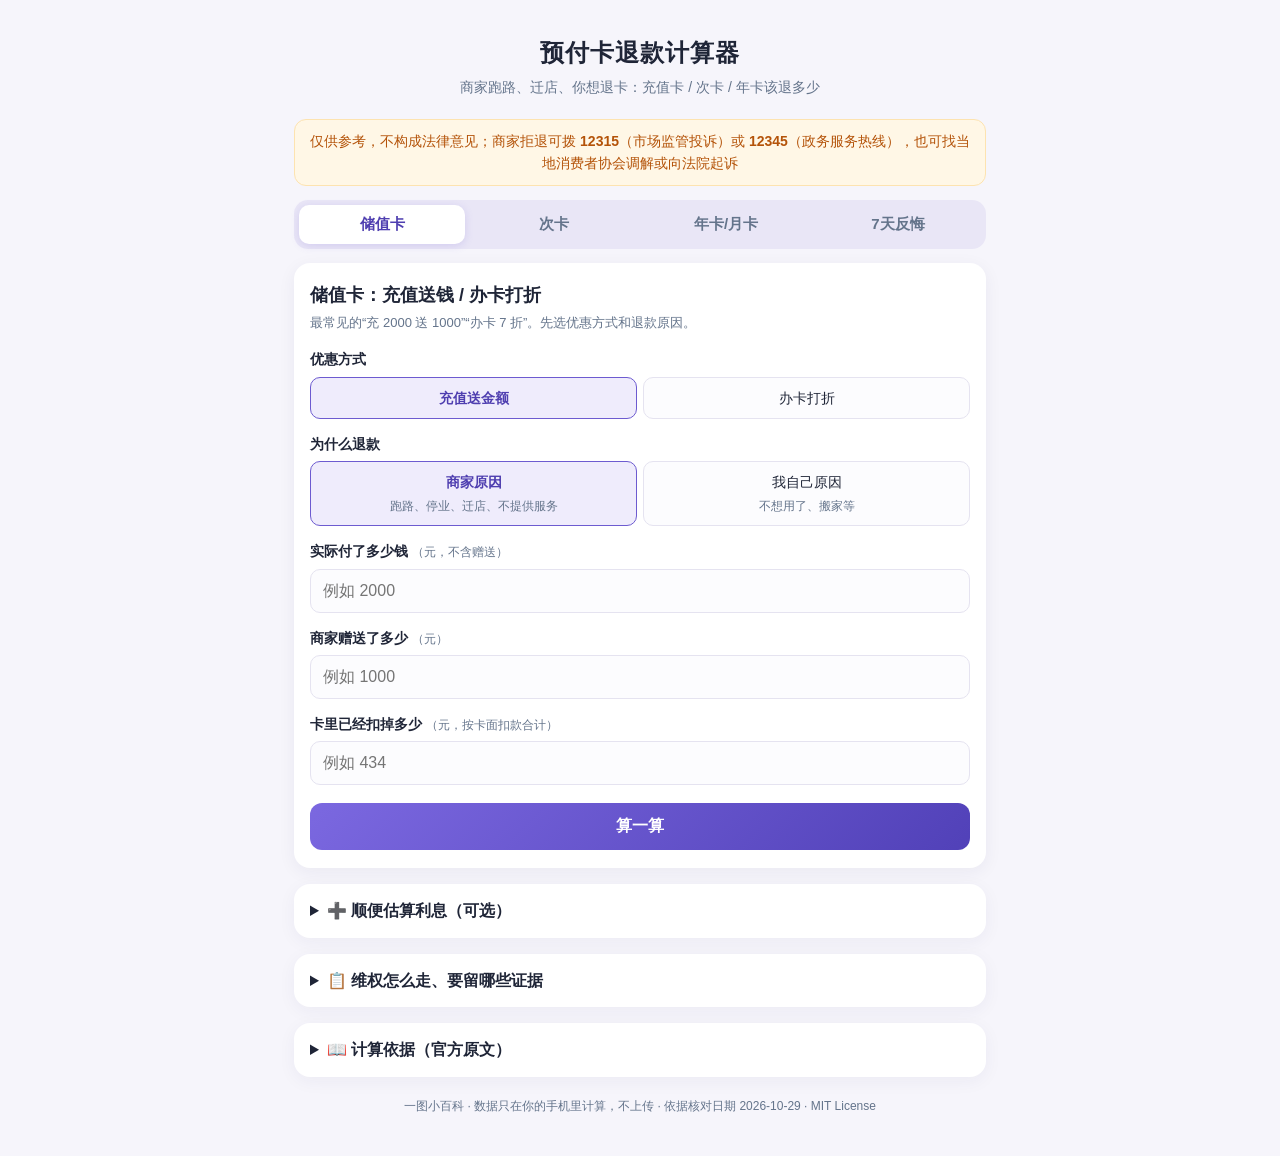
<file: tools/prepaid-refund/full.html>
<!DOCTYPE html>
<html lang="zh-CN">
<head>
<meta charset="UTF-8">
<meta name="viewport" content="width=device-width, initial-scale=1, viewport-fit=cover">
<title>预付卡退款计算器｜商家跑路、退卡该退多少</title>
<meta name="description" content="充值赠送卡、打折卡、次卡、年卡退款金额计算，按最高人民法院预付式消费司法解释（法释〔2025〕4号）原文。仅供参考，不构成法律意见。">
<style>
  :root{
    --bg:#f6f5fb; --card:#ffffff; --ink:#1f2537; --muted:#64748b; --line:#e5e3f0;
    --brand:#6d5bd0; --brand-d:#4f3fb0; --brand-l:#efecfc; --warn:#b45309; --warn-l:#fff7e6;
    --accent:#2563eb; --bad:#b91c1c; --radius:16px;
  }
  *{box-sizing:border-box}
  html,body{margin:0;padding:0}
  body{font-family:-apple-system,BlinkMacSystemFont,"PingFang SC","Hiragino Sans GB","Microsoft YaHei","Noto Sans CJK SC",sans-serif;
    background:var(--bg);color:var(--ink);line-height:1.6;-webkit-text-size-adjust:100%}
  .wrap{max-width:720px;margin:0 auto;padding:16px 14px 40px}
  header{text-align:center;padding:18px 4px 6px}
  header h1{font-size:24px;margin:0 0 4px;letter-spacing:1px}
  header p{margin:0;color:var(--muted);font-size:14px}
  .notice{background:var(--warn-l);border:1px solid #fde3b0;color:var(--warn);border-radius:12px;
    padding:10px 14px;font-size:14px;margin:14px 0;text-align:center}
  .notice b{white-space:nowrap}
  .tabs{display:flex;gap:6px;background:#e9e6f6;padding:5px;border-radius:14px;position:sticky;top:6px;z-index:5}
  .tab{flex:1;border:0;background:transparent;padding:10px 2px;border-radius:10px;font-size:15px;color:var(--muted);
    cursor:pointer;font-weight:600;font-family:inherit}
  .tab.active{background:var(--card);color:var(--brand-d);box-shadow:0 2px 8px rgba(109,91,208,.18)}
  .panel{display:none;background:var(--card);border-radius:var(--radius);padding:18px 16px;margin-top:14px;
    box-shadow:0 4px 18px rgba(40,30,90,.06)}
  .panel.active{display:block}
  .panel h2{font-size:18px;margin:0 0 4px}
  .sub{color:var(--muted);font-size:13px;margin:0 0 10px}
  label{display:block;font-size:14px;font-weight:600;margin:14px 0 6px}
  label small{font-weight:400;color:var(--muted)}
  input[type=number],input[type=date]{width:100%;padding:12px;font-size:16px;border:1px solid var(--line);border-radius:10px;
    background:#fcfcfe;color:var(--ink);font-family:inherit;-webkit-appearance:none;appearance:none}
  input:focus{outline:none;border-color:var(--brand);box-shadow:0 0 0 3px var(--brand-l)}
  .row{display:flex;gap:10px}.row>div{flex:1}
  .seg{display:flex;gap:6px;flex-wrap:wrap}
  .seg label{margin:0;flex:1;min-width:40%;font-weight:500}
  .seg input{display:none}
  .seg span{display:block;text-align:center;padding:9px 6px;border:1px solid var(--line);border-radius:10px;font-size:14px;cursor:pointer;background:#fcfcfe}
  .seg input:checked+span{border-color:var(--brand);background:var(--brand-l);color:var(--brand-d);font-weight:700}
  .btn{display:block;width:100%;margin-top:18px;padding:13px;border:0;border-radius:12px;background:linear-gradient(135deg,#7b68e0,#5141b8);
    color:#fff;font-size:16px;font-weight:700;cursor:pointer;font-family:inherit}
  .btn:active{transform:scale(.99)}
  .result{margin-top:16px;border-radius:14px;background:var(--brand-l);padding:14px 16px;display:none}
  .result.show{display:block}
  .big{font-size:30px;font-weight:800;color:var(--brand-d);margin:2px 0 6px}
  .big small{font-size:15px;font-weight:600;margin-left:2px}
  .result .lbl{font-size:13px;color:var(--muted)}
  .kv{display:flex;justify-content:space-between;gap:10px;padding:7px 0;border-top:1px dashed #cfc7f3;font-size:14px}
  .kv b{white-space:nowrap}
  .steps{font-size:13px;color:#334155;background:#fff;border-radius:10px;padding:10px 12px;margin-top:10px}
  .steps div{margin:3px 0}
  .tip{font-size:13px;color:#475569;background:#f6f9ff;border-left:3px solid var(--accent);padding:8px 10px;border-radius:6px;margin-top:10px}
  .err{color:var(--bad);font-size:14px;margin-top:10px;display:none}
  .err.show{display:block}
  .hide{display:none}
  details{background:var(--card);border-radius:var(--radius);padding:14px 16px;margin-top:16px;box-shadow:0 4px 18px rgba(40,30,90,.05)}
  summary{font-weight:700;cursor:pointer;font-size:16px}
  .basis{font-size:13px;color:#334155}
  .basis h3{font-size:14px;margin:14px 0 4px;color:var(--brand-d)}
  .basis blockquote{margin:6px 0;padding:6px 10px;background:#f8f7fd;border-left:3px solid var(--brand);border-radius:4px}
  .basis a{color:var(--accent);word-break:break-all}
  .basis ol,.basis ul{padding-left:20px;margin:6px 0}
  footer{text-align:center;color:var(--muted);font-size:12px;margin-top:20px}
  @media (max-width:380px){.tab{font-size:13px}.big{font-size:26px}}
</style>
</head>
<body>
<div class="wrap">
  <header>
    <h1>预付卡退款计算器</h1>
    <p>商家跑路、迁店、你想退卡：充值卡 / 次卡 / 年卡该退多少</p>
  </header>

  <div class="notice">仅供参考，不构成法律意见；商家拒退可拨 <b>12315</b>（市场监管投诉）或 <b>12345</b>（政务服务热线），也可找当地消费者协会调解或向法院起诉</div>

  <div class="tabs" role="tablist">
    <button class="tab active" data-t="p1">储值卡</button>
    <button class="tab" data-t="p2">次卡</button>
    <button class="tab" data-t="p3">年卡/月卡</button>
    <button class="tab" data-t="p4">7天反悔</button>
  </div>

  <!-- 1 储值卡 -->
  <section class="panel active" id="p1">
    <h2>储值卡：充值送钱 / 办卡打折</h2>
    <p class="sub">最常见的“充 2000 送 1000”“办卡 7 折”。先选优惠方式和退款原因。</p>

    <label>优惠方式</label>
    <div class="seg">
      <label><input type="radio" name="sv-mode" value="gift" checked><span>充值送金额</span></label>
      <label><input type="radio" name="sv-mode" value="discount"><span>办卡打折</span></label>
    </div>

    <label>为什么退款</label>
    <div class="seg">
      <label><input type="radio" name="sv-cause" value="merchant" checked><span>商家原因<br><small>跑路、停业、迁店、不提供服务</small></span></label>
      <label><input type="radio" name="sv-cause" value="consumer"><span>我自己原因<br><small>不想用了、搬家等</small></span></label>
    </div>

    <label>实际付了多少钱 <small>（元，不含赠送）</small></label>
    <input type="number" id="sv-paid" inputmode="decimal" min="0" placeholder="例如 2000">

    <div id="sv-gift-box">
      <label>商家赠送了多少 <small>（元）</small></label>
      <input type="number" id="sv-gift" inputmode="decimal" min="0" placeholder="例如 1000">
      <label>卡里已经扣掉多少 <small>（元，按卡面扣款合计）</small></label>
      <input type="number" id="sv-used" inputmode="decimal" min="0" placeholder="例如 434">
    </div>
    <div id="sv-disc-box" class="hide">
      <label>折扣 <small>（打 7 折填 7，打 8.5 折填 8.5）</small></label>
      <input type="number" id="sv-rate" inputmode="decimal" min="0" max="10" placeholder="例如 7">
      <label>已用项目按打折前原价合计 <small>（元）</small></label>
      <input type="number" id="sv-orig" inputmode="decimal" min="0" placeholder="例如 800">
    </div>

    <button class="btn" id="sv-go">算一算</button>
    <div class="err" id="sv-err"></div>
    <div class="result" id="sv-res"></div>
  </section>

  <!-- 2 次卡 -->
  <section class="panel" id="p2">
    <h2>次卡：按次数消费</h2>
    <p class="sub">健身次卡、理发次卡、课时包等。赠送次数也算进去。</p>

    <label>为什么退款</label>
    <div class="seg">
      <label><input type="radio" name="cc-cause" value="merchant" checked><span>商家原因<br><small>跑路、停业、迁店等</small></span></label>
      <label><input type="radio" name="cc-cause" value="consumer"><span>我自己原因</span></label>
    </div>

    <label>实际付了多少钱 <small>（元）</small></label>
    <input type="number" id="cc-paid" inputmode="decimal" min="0" placeholder="例如 2000">
    <div class="row">
      <div><label>买了几次</label><input type="number" id="cc-bought" inputmode="numeric" min="0" placeholder="例如 50"></div>
      <div><label>送了几次</label><input type="number" id="cc-gift" inputmode="numeric" min="0" placeholder="没有填 0"></div>
    </div>
    <label>已经用了几次</label>
    <input type="number" id="cc-used" inputmode="numeric" min="0" placeholder="例如 12">
    <div id="cc-unit-box" class="hide">
      <label>单次打折前原价 <small>（元；没有打折也没有赠送时，填 实付 ÷ 购买次数）</small></label>
      <input type="number" id="cc-unit" inputmode="decimal" min="0" placeholder="例如 60">
    </div>

    <button class="btn" id="cc-go">算一算</button>
    <div class="err" id="cc-err"></div>
    <div class="result" id="cc-res"></div>
  </section>

  <!-- 3 期限卡 -->
  <section class="panel" id="p3">
    <h2>年卡 / 月卡：期限内不限次数</h2>
    <p class="sub">健身年卡、游乐场年卡等。按剩余天数占总天数的比例退。</p>

    <label>实际付了多少钱 <small>（元）</small></label>
    <input type="number" id="tc-paid" inputmode="decimal" min="0" placeholder="例如 800">
    <div class="row">
      <div><label>有效期开始</label><input type="date" id="tc-start"></div>
      <div><label>有效期结束</label><input type="date" id="tc-end"></div>
    </div>
    <label>从哪天起不能用 <small>（商家停业那天；没停业则填合同解除那天）</small></label>
    <input type="date" id="tc-stop">

    <button class="btn" id="tc-go">算一算</button>
    <div class="err" id="tc-err"></div>
    <div class="result" id="tc-res"></div>
  </section>

  <!-- 4 七日 -->
  <section class="panel" id="p4">
    <h2>付款 7 天内反悔</h2>
    <p class="sub">刚办卡就后悔了？付款之日起 7 日内，一般可以要求退回全部本金。</p>

    <div class="row">
      <div><label>付款日期</label><input type="date" id="co-pay"></div>
      <div><label>提出退款日期</label><input type="date" id="co-ask"></div>
    </div>
    <label>办卡时是否已经在这家或别家体验过相同服务？</label>
    <div class="seg">
      <label><input type="radio" name="co-tried" value="no" checked><span>没有</span></label>
      <label><input type="radio" name="co-tried" value="yes"><span>体验过</span></label>
    </div>

    <button class="btn" id="co-go">看看能不能退</button>
    <div class="err" id="co-err"></div>
    <div class="result" id="co-res"></div>
  </section>

  <!-- 利息 -->
  <details>
    <summary>➕ 顺便估算利息（可选）</summary>
    <div class="basis">
      <p>合同解除后，消费者可以要求商家返还剩余预付款<b>并支付利息</b>（解释第十五条）。没有约定时（第十六条）：</p>
      <ul>
        <li>商家原因：按<b>合同成立时</b>的一年期贷款市场报价利率（LPR）。2026-10-20 公布的一年期 LPR 为 3.0%，办卡那个月的数值请到中国人民银行网站查询。</li>
        <li>自己原因：按合同成立时人民银行公布的一年定期存款基准利率。2015-10-24 起为 1.50%（核对至 2026-10-29 未见调整）。</li>
      </ul>
      <p>利息自合同解除时起算（第十七条）。下面按“本金 × 年利率 × 天数 ÷ 365”估算，法院实际计算口径以判决为准。</p>
    </div>
    <label>应退本金 <small>（元，可填上面算出的数）</small></label>
    <input type="number" id="in-p" inputmode="decimal" min="0">
    <label>年利率 <small>（%）</small></label>
    <input type="number" id="in-r" inputmode="decimal" min="0" placeholder="例如 3.0">
    <div class="row">
      <div><label>合同解除日</label><input type="date" id="in-from"></div>
      <div><label>算到哪天</label><input type="date" id="in-to"></div>
    </div>
    <button class="btn" id="in-go">估算利息</button>
    <div class="err" id="in-err"></div>
    <div class="result" id="in-res"></div>
  </details>

  <details>
    <summary>📋 维权怎么走、要留哪些证据</summary>
    <div class="basis">
      <h3>先留证据</h3>
      <ul>
        <li>付款记录（微信 / 支付宝 / 银行流水）、收据或发票、合同或办卡单</li>
        <li>卡面、小程序或 App 里的余额、消费记录截图</li>
        <li>和店员、老板的聊天记录，宣传页面、活动海报截图</li>
        <li>门店关门、贴停业告示、迁址通知的照片或视频（拍上日期）</li>
        <li>记下营业执照上的名称和统一社会信用代码，可在国家企业信用信息公示系统查询</li>
      </ul>
      <p>消费记录、余额等资料在商家手里，商家无正当理由拒不提交的，法院可以根据你的主张认定（解释第二十五条）。</p>
      <h3>再按顺序找人</h3>
      <ol>
        <li>书面（微信、短信也行）向商家要求退款，写清金额和依据，保留记录</li>
        <li>拨打 <b>12315</b> 或登录全国 12315 平台投诉；也可拨 <b>12345</b></li>
        <li>找当地消费者协会调解</li>
        <li>向法院起诉。店开在商场里、用的是别人执照、加盟店等情况，商场、执照持有人、品牌方也可能要担责（解释第四条至第六条）</li>
        <li>商家收钱后终止营业又恶意躲着不退的，可以请求惩罚性赔偿（解释第二十三条）；涉嫌诈骗的可向公安机关报案</li>
      </ol>
      <h3>这些“店规”通常无效</h3>
      <p>“一经售出概不退款”“丢卡不补”“不得转让”“本店有权单方调整价格和项目”“最终解释权归本店”等排除消费者权利的格式条款，消费者可以主张无效（解释第九条）。</p>
    </div>
  </details>

  <details>
    <summary>📖 计算依据（官方原文）</summary>
    <div class="basis">
      <p>以下条文于 <b>2026-10-29</b> 对照官方原文核对。</p>
      <h3>《最高人民法院关于审理预付式消费民事纠纷案件适用法律若干问题的解释》（法释〔2025〕4号，2025-05-01 起施行）</h3>
      <p>原文：<a href="https://www.gov.cn/yaowen/liebiao/202503/content_7020334.htm" target="_blank" rel="noopener">中国政府网</a> ／ <a href="http://gongbao.court.gov.cn/Details/415add6e9c15736f2fbd871bdb1538.html" target="_blank" rel="noopener">最高人民法院公报</a></p>
      <blockquote>第十四条　消费者自付款之日起七日内请求经营者返还预付款本金的，人民法院应予支持，但……已经从经营者处获得过相同商品或者服务；……已经从其他经营者处获得过相同商品或者服务。</blockquote>
      <blockquote>第十五条　……返还预付款本金应为预付款扣减已兑付商品或者提供服务的价款后的余额。</blockquote>
      <blockquote>第十八条　非因消费者原因返还预付款的……（一）经营者向消费者提供折扣商品或者服务的，按折扣价计算……（二）经营者向消费者赠送消费金额的，根据消费者实付金额与实付金额加赠送金额之比计算优惠比例，按优惠比例计算已兑付商品或者提供服务的价款。</blockquote>
      <blockquote>第十九条　因消费者原因返还预付款，经营者向消费者提供折扣商品、服务或者向消费者赠送消费金额的，人民法院应当按商品或者服务打折前的价格计算……消费者主张打折前的价格明显不合理，经营者不能提供打折前价格交易记录的，人民法院可以按照……同类商品或者服务的市场价格计算……</blockquote>
      <blockquote>第二十条　……按打折前的价格计算已兑付商品或者提供服务的价款超出消费者预付款，经营者请求消费者支付……超出预付款部分价款的，人民法院不予支持。</blockquote>
      <blockquote>第二十二条　……不限次数服务，消费者请求按合同解除后的剩余履行期限与全部履行期限的比例计算应予返还的预付款的，人民法院应予支持。经营者在预付式消费合同解除前已经停止提供……按经营者停止提供商品或者服务后的剩余履行期限与全部履行期限的比例计算……消费者因自身原因未在合同约定履行期限内要求经营者提供服务，请求返还预付款的，人民法院不予支持。</blockquote>
      <h3>次卡含赠送次数的算法</h3>
      <p>最高人民法院典型案例三（2025-03-14 发布）：50 次另送 10 次、付 2000 元、用了 12 次，判退 2000 × 48 ÷ 60 = 1600 元。<a href="https://www.court.gov.cn/zixun/xiangqing/459331.html" target="_blank" rel="noopener">最高人民法院网</a></p>
      <h3>其他</h3>
      <ul>
        <li>《消费者权益保护法》第五十三条（预收款未按约定提供，应退回预付款并承担利息、合理费用）、第二十六条（格式条款）：<a href="https://www.samr.gov.cn/zw/zfxxgk/fdzdgknr/fgs/art/2023/art_0a323e046fba43f0b6e9e977f1e8d5fc.html" target="_blank" rel="noopener">市场监管总局网站</a></li>
        <li>《消费者权益保护法实施条例》第二十二条（预付款应订书面合同；停业或迁址应提前告知，消费者可要求退还未消费余额）：<a href="https://www.gov.cn/zhengce/content/202403/content_6940158.htm" target="_blank" rel="noopener">中国政府网</a></li>
        <li>一年定期存款基准利率 1.50%（2015-10-24）：<a href="https://www.pbc.gov.cn/zhengcehuobisi/125207/125213/125440/125838/125888/2968982/index.html" target="_blank" rel="noopener">中国人民银行</a></li>
        <li>期间计算（开始的当日不计入）：《民法典》第二百零一条</li>
      </ul>
      <h3>本工具不判断的事项</h3>
      <ul>
        <li>到底算“商家原因”还是“自己原因”、合同能不能解除（见解释第十三条）</li>
        <li>赠送的实物或服务要不要折价（解释第二十一条，由法院综合认定）</li>
        <li>多用途预付卡（能在多家不同商户用的卡）、一次性买断的商品服务，不适用这部解释</li>
        <li>合同里有对消费者更有利的约定的，按约定处理</li>
        <li>各地关于预付卡的地方规定</li>
      </ul>
      <p>以上请以当地主管部门、法院认定为准。</p>
    </div>
  </details>

  <footer>一图小百科 · 数据只在你的手机里计算，不上传 · 依据核对日期 2026-10-29 · MIT License</footer>
</div>

<script>
// @@CORE-START
(function (root) {
  'use strict';
  function round2(x) { return Math.round((x + Number.EPSILON) * 100) / 100; }
  function num(x) { return typeof x === 'number' && isFinite(x); }

  // 解释第十八条（二）/ 第十九条 / 第二十条：充值送金额
  // used = 卡面已扣金额（含赠送部分），默认卡面按打折前价格扣款
  function giftCard(paid, gift, used, cause) {
    if (!num(paid) || paid <= 0) throw new Error('请填写实际付款金额');
    if (!num(gift) || gift < 0) throw new Error('赠送金额不能为负');
    if (!num(used) || used < 0) throw new Error('已扣金额不能为负');
    if (used > paid + gift + 1e-9) throw new Error('已扣金额不能超过 实付 + 赠送');
    var ratio = paid / (paid + gift);
    var consumed = cause === 'merchant' ? used * ratio : used;
    var refund = Math.max(0, paid - consumed);
    return {
      ratio: ratio,
      consumed: round2(consumed),
      refund: round2(refund),
      cardBalance: round2(paid + gift - used),
      capped: cause !== 'merchant' && used > paid
    };
  }

  // 解释第十八条（一）/ 第十九条 / 第二十条：办卡打折
  // rate10 = 折扣（7 折填 7），orig = 已用项目打折前原价合计
  function discountCard(paid, rate10, orig, cause) {
    if (!num(paid) || paid <= 0) throw new Error('请填写实际付款金额');
    if (!num(rate10) || rate10 <= 0 || rate10 > 10) throw new Error('折扣请填 0～10 之间，例如 7');
    if (!num(orig) || orig < 0) throw new Error('原价合计不能为负');
    var rate = rate10 / 10;
    if (orig * rate > paid + 1e-9) throw new Error('按折扣价已用金额超过了实付金额，请检查');
    var consumed = cause === 'merchant' ? orig * rate : orig;
    return {
      rate: rate,
      consumed: round2(consumed),
      refund: round2(Math.max(0, paid - consumed)),
      capped: cause !== 'merchant' && orig > paid
    };
  }

  // 次卡：商家原因按 实付 × 剩余次数 ÷ (购买 + 赠送)（最高法典型案例三，解释第十八条）
  // 自己原因按 实付 − 已用次数 × 打折前单价，最低为 0（解释第十九条、第二十条）
  function countCard(paid, bought, gift, used, cause, unitOrig) {
    if (!num(paid) || paid <= 0) throw new Error('请填写实际付款金额');
    if (!num(bought) || bought <= 0 || Math.floor(bought) !== bought) throw new Error('购买次数请填正整数');
    if (!num(gift) || gift < 0 || Math.floor(gift) !== gift) throw new Error('赠送次数请填 0 或正整数');
    if (!num(used) || used < 0 || Math.floor(used) !== used) throw new Error('已用次数请填 0 或正整数');
    var total = bought + gift;
    if (used > total) throw new Error('已用次数不能超过 购买 + 赠送 次数');
    if (cause === 'merchant') {
      var consumed = paid * used / total;
      return { total: total, left: total - used, consumed: round2(consumed), refund: round2(paid - consumed), capped: false };
    }
    if (!num(unitOrig) || unitOrig < 0) throw new Error('自己原因退卡，请填写单次打折前原价');
    var c2 = used * unitOrig;
    return { total: total, left: total - used, consumed: round2(c2), refund: round2(Math.max(0, paid - c2)), capped: c2 > paid };
  }

  // 日期：'YYYY-MM-DD' -> 天序号（UTC）
  function dayNo(s) {
    var m = /^(\d{4})-(\d{2})-(\d{2})$/.exec(String(s || ''));
    if (!m) return null;
    var t = Date.UTC(+m[1], +m[2] - 1, +m[3]);
    var d = new Date(t);
    if (d.getUTCFullYear() !== +m[1] || d.getUTCMonth() !== +m[2] - 1 || d.getUTCDate() !== +m[3]) return null;
    return Math.round(t / 86400000);
  }
  function daysBetween(a, b) { return dayNo(b) - dayNo(a); }

  // 解释第二十二条：期限卡按 剩余期限 ÷ 全部期限
  function timeCard(paid, start, end, stop) {
    if (!num(paid) || paid <= 0) throw new Error('请填写实际付款金额');
    var s = dayNo(start), e = dayNo(end), p = dayNo(stop);
    if (s === null || e === null || p === null) throw new Error('请把三个日期都填上');
    if (e <= s) throw new Error('结束日期要晚于开始日期');
    var total = e - s;
    var left = Math.min(total, Math.max(0, e - p));
    return {
      total: total, left: left,
      refund: round2(paid * left / total),
      expired: p >= e,
      beforeStart: p < s
    };
  }

  // 解释第十四条：付款之日起七日内；开始的当日不计入（民法典第二百零一条）
  function coolingOff(payDate, askDate, tried) {
    var a = dayNo(payDate), b = dayNo(askDate);
    if (a === null || b === null) throw new Error('请填写两个日期');
    if (b < a) throw new Error('提出退款日期不能早于付款日期');
    var d = b - a;
    var lastDay = new Date((a + 7) * 86400000).toISOString().slice(0, 10);
    return { days: d, lastDay: lastDay, inTime: d <= 7, ok: d <= 7 && !tried };
  }

  // 利息估算：本金 × 年利率 × 天数 ÷ 365
  function interest(principal, ratePct, from, to) {
    if (!num(principal) || principal < 0) throw new Error('请填写本金');
    if (!num(ratePct) || ratePct < 0 || ratePct > 100) throw new Error('请填写年利率（%）');
    var a = dayNo(from), b = dayNo(to);
    if (a === null || b === null) throw new Error('请填写两个日期');
    if (b < a) throw new Error('结束日期不能早于解除日');
    var days = b - a;
    return { days: days, interest: round2(principal * ratePct / 100 * days / 365) };
  }

  root.PrepaidCalc = { round2: round2, giftCard: giftCard, discountCard: discountCard, countCard: countCard,
    timeCard: timeCard, coolingOff: coolingOff, interest: interest, daysBetween: daysBetween, dayNo: dayNo };
})(typeof globalThis !== 'undefined' ? globalThis : this);
// @@CORE-END

(function () {
  'use strict';
  var C = window.PrepaidCalc;
  function $(id) { return document.getElementById(id); }
  function v(id) { var x = $(id).value; return x === '' ? NaN : Number(x); }
  function radio(name) { var r = document.querySelector('input[name="' + name + '"]:checked'); return r ? r.value : ''; }
  function yuan(x) { return x.toLocaleString('zh-CN', { minimumFractionDigits: 2, maximumFractionDigits: 2 }); }
  function show(prefix, html) { $(prefix + '-err').classList.remove('show'); var r = $(prefix + '-res'); r.innerHTML = html; r.classList.add('show'); }
  function fail(prefix, msg) { $(prefix + '-res').classList.remove('show'); var e = $(prefix + '-err'); e.textContent = msg; e.classList.add('show'); }
  function run(prefix, fn) { try { fn(); } catch (e) { fail(prefix, e.message); } }
  function remember(x) { $('in-p').value = x; }

  document.querySelectorAll('.tab').forEach(function (b) {
    b.addEventListener('click', function () {
      document.querySelectorAll('.tab').forEach(function (x) { x.classList.toggle('active', x === b); });
      document.querySelectorAll('.panel').forEach(function (p) { p.classList.toggle('active', p.id === b.dataset.t); });
    });
  });
  document.querySelectorAll('input[name="sv-mode"]').forEach(function (r) {
    r.addEventListener('change', function () {
      var g = radio('sv-mode') === 'gift';
      $('sv-gift-box').classList.toggle('hide', !g);
      $('sv-disc-box').classList.toggle('hide', g);
    });
  });
  document.querySelectorAll('input[name="cc-cause"]').forEach(function (r) {
    r.addEventListener('change', function () { $('cc-unit-box').classList.toggle('hide', radio('cc-cause') !== 'consumer'); });
  });

  var CAUSE_M = '<div class="tip">商家原因：已消费部分按<b>优惠后的价格</b>算（解释第十八条），你能多拿回一些。</div>';
  var CAUSE_C = '<div class="tip">自己原因：已消费部分按<b>打折前原价</b>算（解释第十九条）；但就算原价算下来超过了你付的钱，商家也不能让你倒补（第二十条）。商家标的“原价”明显虚高又拿不出原价成交记录的，可以主张按当地同类服务市场价算。</div>';

  $('sv-go').addEventListener('click', function () {
    run('sv', function () {
      var cause = radio('sv-cause'), paid = v('sv-paid'), r, html;
      if (radio('sv-mode') === 'gift') {
        var gift = isNaN(v('sv-gift')) ? 0 : v('sv-gift');
        r = C.giftCard(paid, gift, v('sv-used'), cause);
        html = '<div class="lbl">参考应退金额</div><div class="big">' + yuan(r.refund) + '<small>元</small></div>' +
          '<div class="kv"><span>卡里显示余额</span><b>' + yuan(r.cardBalance) + ' 元</b></div>' +
          '<div class="kv"><span>已消费按多少算</span><b>' + yuan(r.consumed) + ' 元</b></div>' +
          '<div class="steps">' + (cause === 'merchant'
            ? '<div>优惠比例 = 实付 ÷ (实付 + 赠送) = ' + paid + ' ÷ ' + (paid + gift) + ' = ' + (r.ratio * 100).toFixed(2) + '%</div><div>已消费价款 = ' + v('sv-used') + ' × 优惠比例 = ' + yuan(r.consumed) + '</div>'
            : '<div>已消费价款 = 卡面已扣 ' + v('sv-used') + '（按原价）</div>') +
          '<div>应退 = 实付 ' + paid + ' − 已消费价款' + (r.capped ? '，不足 0 按 0' : '') + ' = ' + yuan(r.refund) + '</div></div>' +
          (cause === 'merchant' ? CAUSE_M : CAUSE_C) +
          '<div class="tip">卡面余额 ≠ 能退的钱：赠送的部分不退现金，按比例分摊。前提是卡面按打折前价格扣款；如果卡面本来就按优惠价扣，请向主管部门核实。</div>';
      } else {
        var rate10 = v('sv-rate'), orig = v('sv-orig');
        r = C.discountCard(paid, rate10, orig, cause);
        html = '<div class="lbl">参考应退金额</div><div class="big">' + yuan(r.refund) + '<small>元</small></div>' +
          '<div class="kv"><span>已消费按多少算</span><b>' + yuan(r.consumed) + ' 元</b></div>' +
          '<div class="steps">' + (cause === 'merchant'
            ? '<div>已消费价款 = 原价 ' + orig + ' × ' + rate10 + ' 折 = ' + yuan(r.consumed) + '</div>'
            : '<div>已消费价款 = 打折前原价 ' + orig + '</div>') +
          '<div>应退 = 实付 ' + paid + ' − 已消费价款' + (r.capped ? '，不足 0 按 0' : '') + ' = ' + yuan(r.refund) + '</div></div>' +
          (cause === 'merchant' ? CAUSE_M : CAUSE_C);
      }
      remember(r.refund);
      show('sv', html + '<div class="tip">另外可以要求利息（第十五条），见下方“估算利息”。</div>');
    });
  });

  $('cc-go').addEventListener('click', function () {
    run('cc', function () {
      var cause = radio('cc-cause'), paid = v('cc-paid'), gift = isNaN(v('cc-gift')) ? 0 : v('cc-gift');
      var r = C.countCard(paid, v('cc-bought'), gift, v('cc-used'), cause, v('cc-unit'));
      var html = '<div class="lbl">参考应退金额</div><div class="big">' + yuan(r.refund) + '<small>元</small></div>' +
        '<div class="kv"><span>总次数（含赠送）</span><b>' + r.total + ' 次</b></div>' +
        '<div class="kv"><span>剩余次数</span><b>' + r.left + ' 次</b></div>' +
        '<div class="steps">' + (cause === 'merchant'
          ? '<div>应退 = 实付 ' + paid + ' × 剩余 ' + r.left + ' ÷ 总 ' + r.total + ' = ' + yuan(r.refund) + '</div>'
          : '<div>已消费 = ' + v('cc-used') + ' 次 × 原价 ' + v('cc-unit') + ' = ' + yuan(r.consumed) + '</div><div>应退 = 实付 − 已消费' + (r.capped ? '，不足 0 按 0' : '') + ' = ' + yuan(r.refund) + '</div>') +
        '</div>' + (cause === 'merchant'
          ? '<div class="tip">赠送次数要算进总次数：最高法典型案例中，50 次送 10 次、付 2000 元、用了 12 次，判退 2000 × 48 ÷ 60 = 1600 元。</div>'
          : CAUSE_C);
      remember(r.refund);
      show('cc', html);
    });
  });

  $('tc-go').addEventListener('click', function () {
    run('tc', function () {
      var paid = v('tc-paid');
      var r = C.timeCard(paid, $('tc-start').value, $('tc-end').value, $('tc-stop').value);
      var html = '<div class="lbl">参考应退金额</div><div class="big">' + yuan(r.refund) + '<small>元</small></div>' +
        '<div class="kv"><span>全部期限</span><b>' + r.total + ' 天</b></div>' +
        '<div class="kv"><span>剩余期限</span><b>' + r.left + ' 天</b></div>' +
        '<div class="steps"><div>应退 = 实付 ' + paid + ' × ' + r.left + ' ÷ ' + r.total + ' = ' + yuan(r.refund) + '</div></div>' +
        '<div class="tip">商家先停业、后来才解除合同的，从<b>停业那天</b>起算剩余期限（解释第二十二条第二款）。按天还是按月折算，法院口径可能略有不同，结果以法院认定为准。</div>';
      if (r.expired) html += '<div class="tip">有效期已经结束。如果是自己没去用，一般不能再要求退款（第二十二条第三款）；如果是商家在有效期内就停止服务，请把“不能用的日期”填成商家停业那天。</div>';
      if (r.beforeStart) html += '<div class="tip">还没开始就不能用，按全额计算。</div>';
      remember(r.refund);
      show('tc', html);
    });
  });

  $('co-go').addEventListener('click', function () {
    run('co', function () {
      var tried = radio('co-tried') === 'yes';
      var r = C.coolingOff($('co-pay').value, $('co-ask').value, tried);
      var html;
      if (r.ok) html = '<div class="big" style="font-size:22px">✅ 一般可以要求退回全部本金</div><div class="steps"><div>付款后第 ' + r.days + ' 天提出；参考最后一天：' + r.lastDay + '</div></div>';
      else if (!r.inTime) html = '<div class="big" style="font-size:22px">⏰ 已超过 7 天</div><div class="steps"><div>参考最后一天是 ' + r.lastDay + '。超过后不能无理由全额退，但可以用“储值卡 / 次卡 / 年卡”页面算退款，或看商家有没有违约。</div></div>';
      else html = '<div class="big" style="font-size:22px">⚠️ 可能不适用 7 天无理由</div><div class="steps"><div>办卡时已在这家或别家体验过相同服务的，属于第十四条的例外。</div></div>';
      html += '<div class="tip">依据解释第十四条。合同里有对消费者更有利的约定（比如 15 天可退）的，按约定。开始的当日不计入（民法典第二百零一条），最后一天遇法定节假日可能顺延；具体以法院认定为准。尽量用文字形式（微信、短信）提出并截图保存。</div>';
      show('co', html);
    });
  });

  $('in-go').addEventListener('click', function () {
    run('in', function () {
      var r = C.interest(v('in-p'), v('in-r'), $('in-from').value, $('in-to').value);
      show('in', '<div class="lbl">参考利息</div><div class="big">' + yuan(r.interest) + '<small>元</small></div><div class="steps"><div>' + v('in-p') + ' × ' + v('in-r') + '% × ' + r.days + ' 天 ÷ 365</div></div>');
    });
  });
})();
</script>
</body>
</html>
</file>
<file: tools/labor-calculator/style.css>
:root{--pri:#0D9488;--pri-d:#0F766E;--pri-l:#E6F5F3;--bg:#F2F4F5;--card:#fff;--ink:#111827;--ink2:#4B5563;--muted:#8A94A3;--warn:#C2410C;--warn-l:#FFF1E8;--danger:#DC2626;--shadow:0 1px 2px rgba(17,24,39,.04),0 6px 20px rgba(17,24,39,.06)}
*{box-sizing:border-box;-webkit-tap-highlight-color:transparent}
html,body{margin:0;min-height:100%;background:var(--bg);color:var(--ink);font:16px/1.5 -apple-system,BlinkMacSystemFont,"PingFang SC","Hiragino Sans GB","Microsoft YaHei","Noto Sans CJK SC","Noto Sans SC",system-ui,sans-serif}
button,input{font:inherit;color:inherit}button{cursor:pointer;border:0;background:none;padding:0}
.shell{max-width:430px;min-height:100dvh;margin:0 auto;padding:calc(16px + env(safe-area-inset-top,0px)) 16px calc(32px + env(safe-area-inset-bottom,0px))}
@media (min-width:600px){body{background:#E5E9EC;padding:24px 0}.shell{min-height:calc(100dvh - 48px);background:var(--bg);border-radius:36px;box-shadow:0 0 0 10px #111,0 30px 80px rgba(0,0,0,.2)}}
.top{display:flex;align-items:center;justify-content:space-between;gap:8px;margin:4px 2px 4px}
h1{font-size:26px;margin:0;font-weight:800;letter-spacing:-.02em;line-height:1.25}
.lang{flex:0 0 auto;height:36px;padding:0 12px;border-radius:18px;background:var(--card);color:var(--ink2);font-size:14px;font-weight:600;box-shadow:var(--shadow)}
.lead{margin:6px 2px 16px;color:var(--ink2);font-size:15.5px}
.card{background:var(--card);border-radius:20px;box-shadow:var(--shadow);padding:6px 16px 16px}
.fl{display:block;font-size:15px;font-weight:700;margin:12px 2px 6px}
.fl small{font-weight:500;color:var(--muted);font-size:13px}
.money{display:flex;align-items:center;background:var(--bg);border-radius:14px;border:1.5px solid transparent;padding-left:14px}
.money:focus-within{border-color:var(--pri)}
.money span{font-size:20px;font-weight:700;color:var(--muted)}
.money input{flex:1;min-width:0;height:52px;border:0;outline:none;background:none;font-size:22px;font-weight:700;padding:0 14px 0 8px;-webkit-appearance:none;appearance:none}
.money em{font-style:normal;color:var(--muted);padding-right:14px;font-size:15px}
.hero{position:relative;overflow:hidden;color:#fff;border-radius:24px;padding:18px 20px;margin-top:14px;background:linear-gradient(140deg,#0F766E,#0D9488 55%,#14B8A6);box-shadow:0 10px 30px rgba(13,148,136,.28)}
.hero::after{content:"";position:absolute;right:-40px;top:-50px;width:170px;height:170px;border-radius:50%;background:rgba(255,255,255,.09)}
.hero .lbl{font-size:15px;opacity:.92;font-weight:600;position:relative}
.hero .big{font-size:46px;font-weight:800;letter-spacing:-.02em;line-height:1.1;margin:4px 0 6px;font-variant-numeric:tabular-nums;word-break:break-all;position:relative}
.hero .small{font-size:14px;opacity:.92;position:relative}
.hero.idle .big{opacity:.55}
.err{color:var(--danger);font-size:14px;min-height:0;margin:8px 4px 0}
.note{background:var(--warn-l);color:#7C2D12;border-radius:14px;padding:12px 14px;margin-top:14px;font-size:14px}
.ex{display:block;width:100%;height:46px;margin-top:12px;border-radius:14px;background:var(--pri-l);color:var(--pri-d);font-weight:700}
.foot{font-size:12.5px;color:var(--muted);margin:14px 4px 0}
.foot a{color:var(--pri-d)}
</file>
<file: tools/prepaid-refund/style.css>
:root{--pri:#0D9488;--pri-d:#0F766E;--pri-l:#E6F5F3;--bg:#F2F4F5;--card:#fff;--ink:#111827;--ink2:#4B5563;--muted:#8A94A3;--warn:#C2410C;--warn-l:#FFF1E8;--danger:#DC2626;--shadow:0 1px 2px rgba(17,24,39,.04),0 6px 20px rgba(17,24,39,.06)}
*{box-sizing:border-box;-webkit-tap-highlight-color:transparent}
html,body{margin:0;min-height:100%;background:var(--bg);color:var(--ink);font:16px/1.5 -apple-system,BlinkMacSystemFont,"PingFang SC","Hiragino Sans GB","Microsoft YaHei","Noto Sans CJK SC","Noto Sans SC",system-ui,sans-serif}
button,input{font:inherit;color:inherit}button{cursor:pointer;border:0;background:none;padding:0}
.shell{max-width:430px;min-height:100dvh;margin:0 auto;padding:calc(16px + env(safe-area-inset-top,0px)) 16px calc(32px + env(safe-area-inset-bottom,0px))}
@media (min-width:600px){body{background:#E5E9EC;padding:24px 0}.shell{min-height:calc(100dvh - 48px);background:var(--bg);border-radius:36px;box-shadow:0 0 0 10px #111,0 30px 80px rgba(0,0,0,.2)}}
.top{display:flex;align-items:center;justify-content:space-between;gap:8px;margin:4px 2px 4px}
h1{font-size:26px;margin:0;font-weight:800;letter-spacing:-.02em;line-height:1.25}
.lang{flex:0 0 auto;height:36px;padding:0 12px;border-radius:18px;background:var(--card);color:var(--ink2);font-size:14px;font-weight:600;box-shadow:var(--shadow)}
.lead{margin:6px 2px 16px;color:var(--ink2);font-size:15.5px}
.card{background:var(--card);border-radius:20px;box-shadow:var(--shadow);padding:6px 16px 16px}
.fl{display:block;font-size:15px;font-weight:700;margin:12px 2px 6px}
.fl small{font-weight:500;color:var(--muted);font-size:13px}
.money{display:flex;align-items:center;background:var(--bg);border-radius:14px;border:1.5px solid transparent;padding-left:14px}
.money:focus-within{border-color:var(--pri)}
.money span{font-size:20px;font-weight:700;color:var(--muted)}
.money input{flex:1;min-width:0;height:52px;border:0;outline:none;background:none;font-size:22px;font-weight:700;padding:0 14px 0 8px;-webkit-appearance:none;appearance:none}
.money em{font-style:normal;color:var(--muted);padding-right:14px;font-size:15px}
.hero{position:relative;overflow:hidden;color:#fff;border-radius:24px;padding:18px 20px;margin-top:14px;background:linear-gradient(140deg,#0F766E,#0D9488 55%,#14B8A6);box-shadow:0 10px 30px rgba(13,148,136,.28)}
.hero::after{content:"";position:absolute;right:-40px;top:-50px;width:170px;height:170px;border-radius:50%;background:rgba(255,255,255,.09)}
.hero .lbl{font-size:15px;opacity:.92;font-weight:600;position:relative}
.hero .big{font-size:46px;font-weight:800;letter-spacing:-.02em;line-height:1.1;margin:4px 0 6px;font-variant-numeric:tabular-nums;word-break:break-all;position:relative}
.hero .small{font-size:14px;opacity:.92;position:relative}
.hero.idle .big{opacity:.55}
.err{color:var(--danger);font-size:14px;min-height:0;margin:8px 4px 0}
.note{background:var(--warn-l);color:#7C2D12;border-radius:14px;padding:12px 14px;margin-top:14px;font-size:14px}
.ex{display:block;width:100%;height:46px;margin-top:12px;border-radius:14px;background:var(--pri-l);color:var(--pri-d);font-weight:700}
.foot{font-size:12.5px;color:var(--muted);margin:14px 4px 0}
.foot a{color:var(--pri-d)}
</file>
